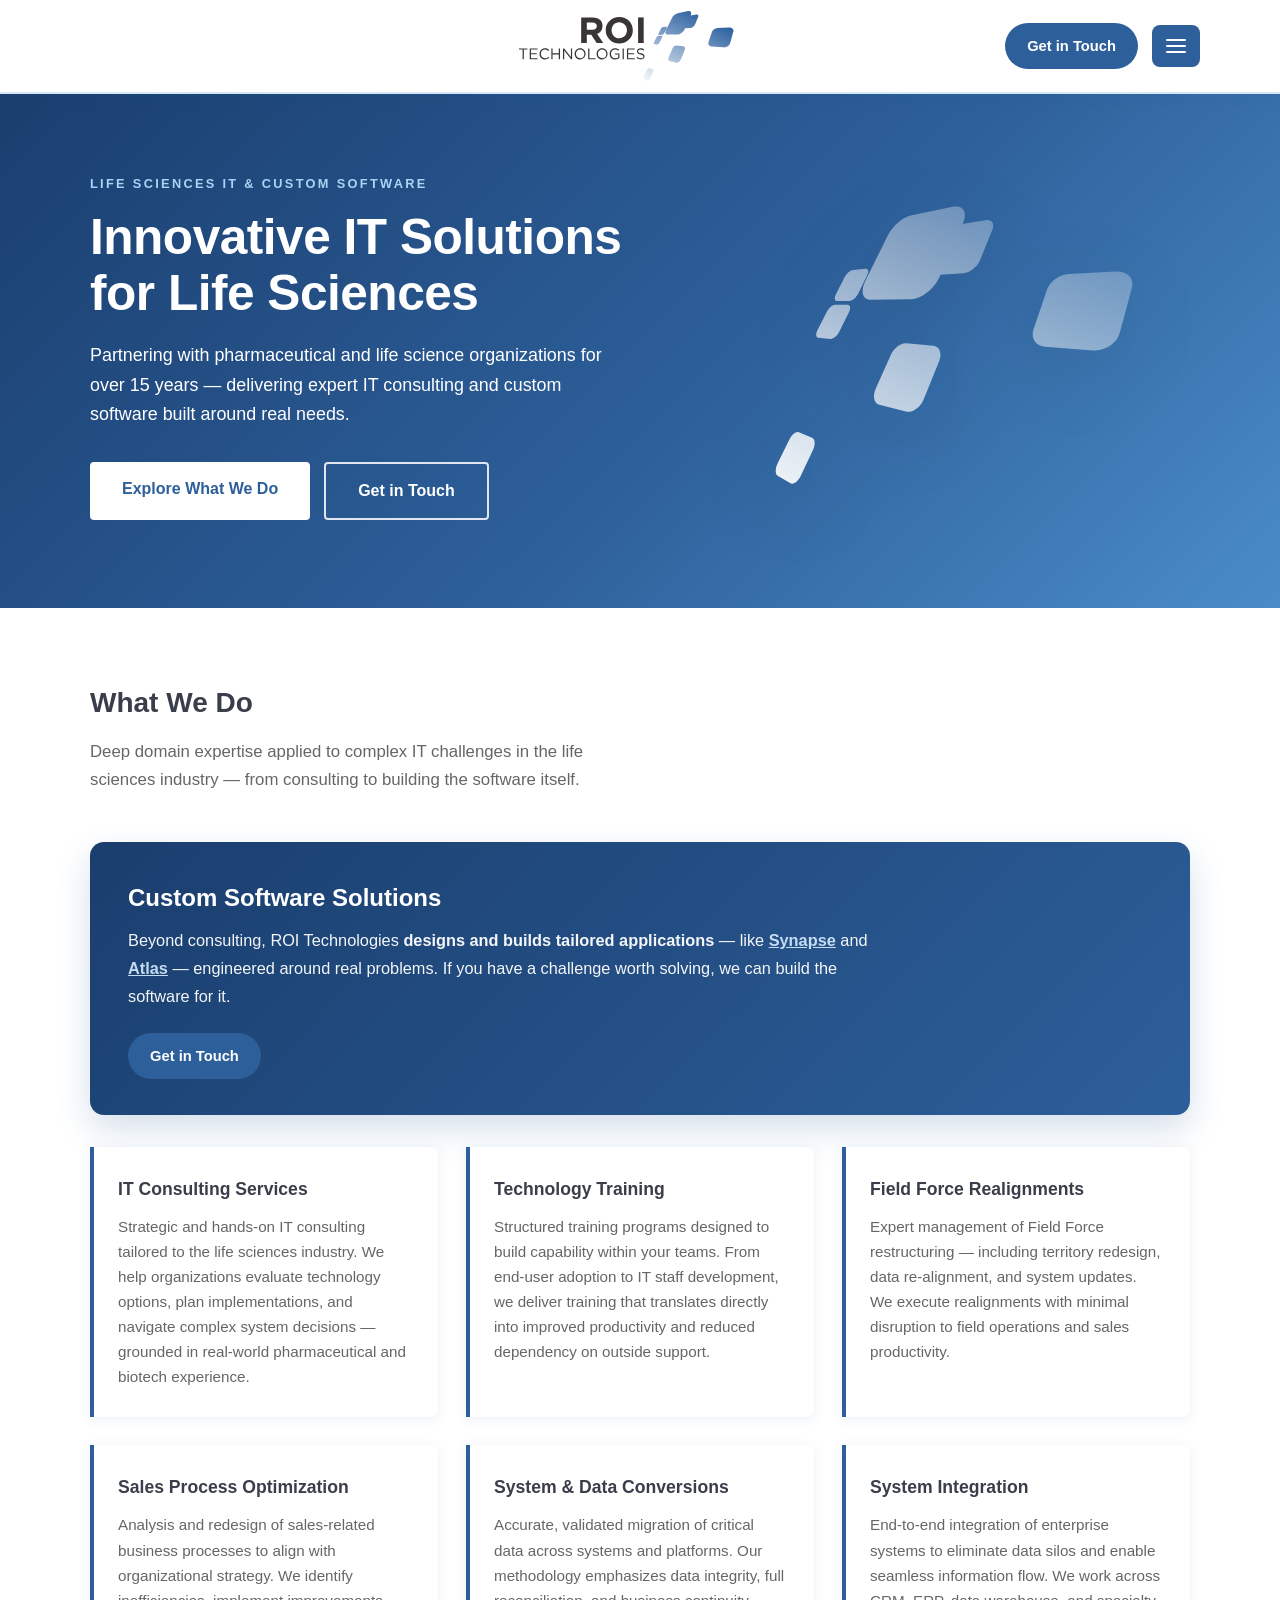
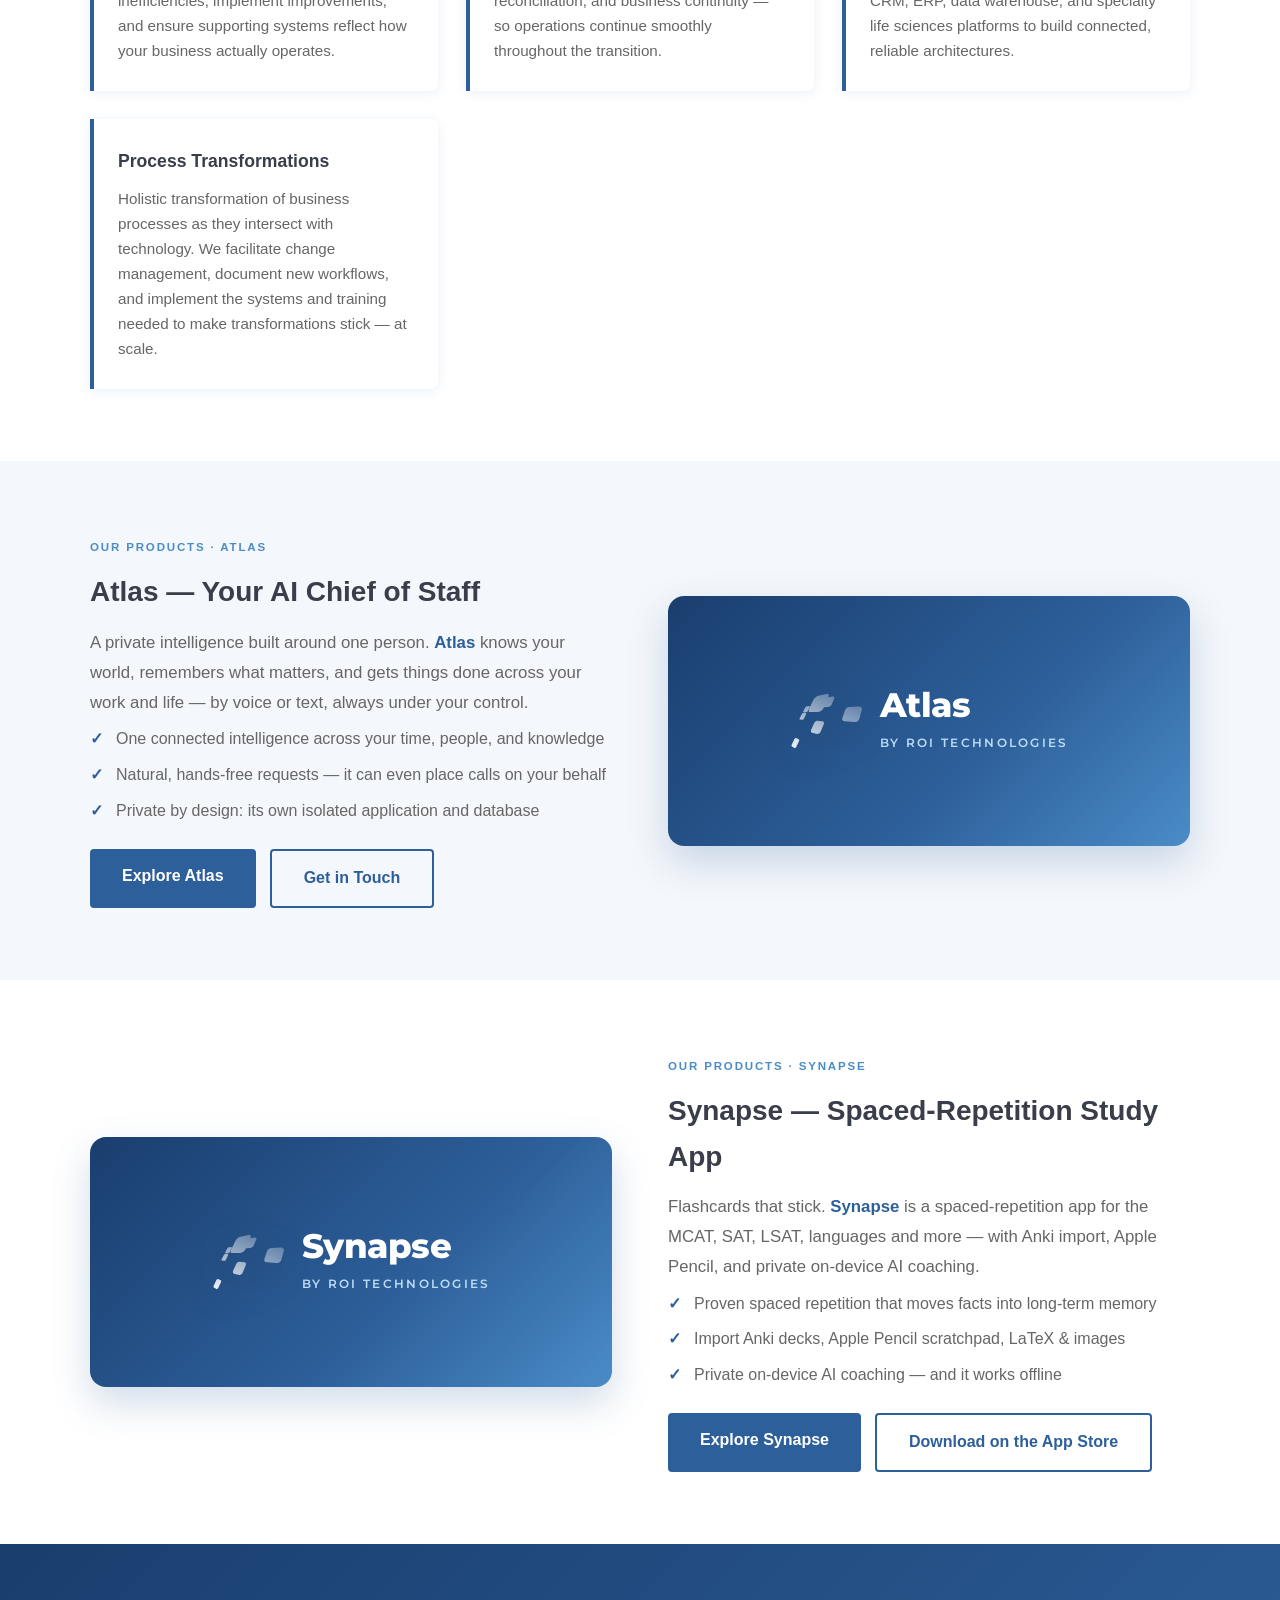
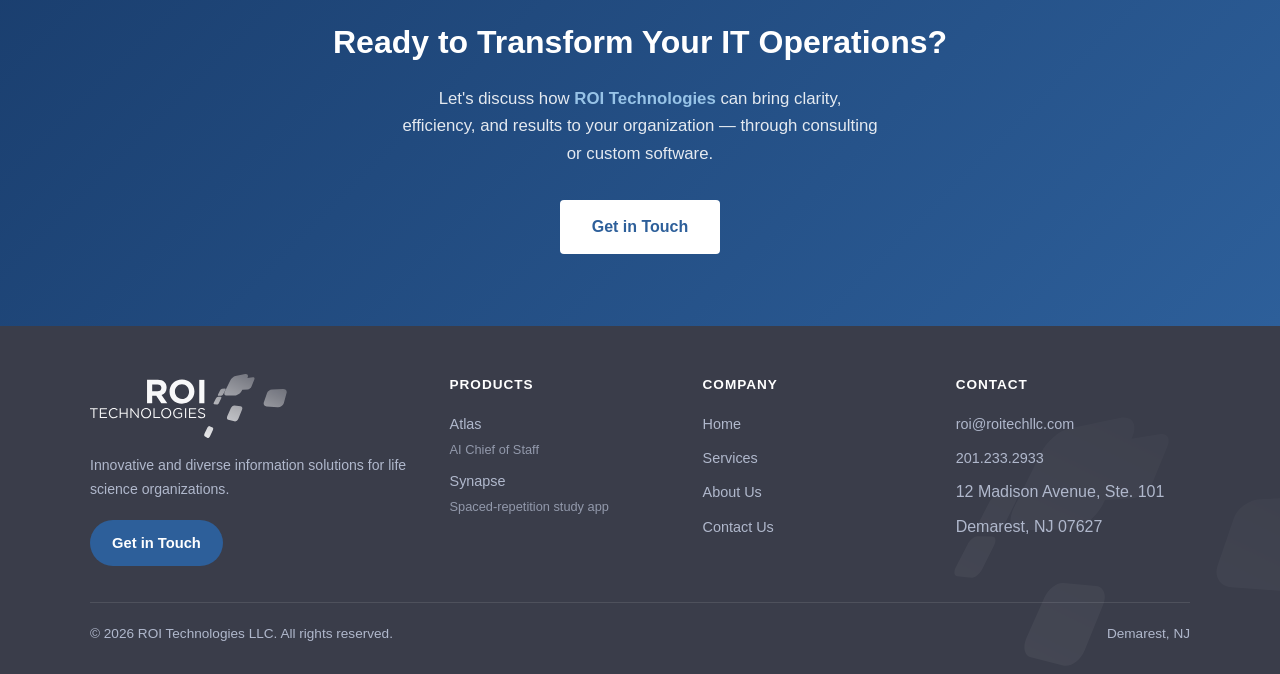
<file: index.html>
<!DOCTYPE html>
<html lang="en">
<head>
  <meta charset="UTF-8" />
  <meta name="viewport" content="width=device-width, initial-scale=1.0" />
  <title>ROI Technologies — IT Consulting &amp; Custom Software for Life Sciences</title>
  <meta name="description" content="ROI Technologies is an IT consulting and custom software firm for life science organizations. 15+ years delivering system integrations, data conversions, process transformations, and custom applications like Synapse and Atlas." />
  <link rel="preconnect" href="https://fonts.googleapis.com" />
  <link rel="preconnect" href="https://fonts.gstatic.com" crossorigin />
  <link href="https://fonts.googleapis.com/css2?family=Montserrat:wght@600;800&display=swap" rel="stylesheet" />
  <link rel="stylesheet" href="css/styles.css" />
  <link rel="icon" href="favicon.ico" sizes="any" />
  <link rel="icon" href="favicon.svg" type="image/svg+xml" />
  <link rel="apple-touch-icon" href="apple-touch-icon.png" />
</head>
<body>

  <!-- HEADER (Option B: centered logo + CTA + menu) -->
  <header class="site-header">
    <div class="header-bar">
      <span class="header-spacer" aria-hidden="true"></span>
      <a class="header-logo" href="index.html#home" aria-label="ROI Technologies — home">
        <img src="images/roi-logo.svg" alt="ROI Technologies" />
      </a>
      <div class="header-actions">
        <a class="cta" href="contact.html">Get in Touch</a>
        <button class="hmb" id="menu-toggle" aria-label="Open menu" aria-controls="nav-menu" aria-expanded="false">
          <span></span><span></span><span></span>
        </button>
      </div>
    </div>
    <nav class="nav-menu" id="nav-menu" aria-label="Primary">
      <a href="index.html#home">Home</a>
      <a href="index.html#services">Services</a>
      <a href="index.html#atlas">Atlas</a>
      <a href="index.html#synapse">Synapse</a>
      <a href="about.html">About Us</a>
      <a class="menu-cta" href="contact.html">Get in Touch</a>
    </nav>
  </header>

  <!-- HERO -->
  <section class="hero" id="home">
    <div class="hero-inner">
      <div class="hero-copy">
        <span class="hero-eyebrow">Life Sciences IT &amp; Custom Software</span>
        <h1>Innovative IT Solutions<br>for Life Sciences</h1>
        <p>Partnering with pharmaceutical and life science organizations for over 15 years — delivering expert IT consulting and custom software built around real needs.</p>
        <div class="hero-actions">
          <a href="#services" class="btn btn-primary">Explore What We Do</a>
          <a href="contact.html" class="btn btn-hero-outline">Get in Touch</a>
        </div>
      </div>
      <div class="hero-art" aria-hidden="true">
        <img src="images/roi-squares-white.svg" alt="" />
      </div>
    </div>
  </section>

  <!-- SERVICES -->
  <section id="services">
    <div class="section-inner">
      <h2 class="section-title">What We Do</h2>
      <p class="section-subtitle">Deep domain expertise applied to complex IT challenges in the life sciences industry — from consulting to building the software itself.</p>

      <!-- Custom Solutions feature -->
      <div class="feature-tile">
        <h3>Custom Software Solutions</h3>
        <p>Beyond consulting, ROI Technologies <strong>designs and builds tailored applications</strong> — like <a href="#synapse">Synapse</a> and <a href="#atlas">Atlas</a> — engineered around real problems. If you have a challenge worth solving, we can build the software for it.</p>
        <a href="contact.html" class="cta">Get in Touch</a>
      </div>

      <div class="services-grid">
        <div class="service-item">
          <h3>IT Consulting Services</h3>
          <p>Strategic and hands-on IT consulting tailored to the life sciences industry. We help organizations evaluate technology options, plan implementations, and navigate complex system decisions — grounded in real-world pharmaceutical and biotech experience.</p>
        </div>
        <div class="service-item">
          <h3>Technology Training</h3>
          <p>Structured training programs designed to build capability within your teams. From end-user adoption to IT staff development, we deliver training that translates directly into improved productivity and reduced dependency on outside support.</p>
        </div>
        <div class="service-item">
          <h3>Field Force Realignments</h3>
          <p>Expert management of Field Force restructuring — including territory redesign, data re-alignment, and system updates. We execute realignments with minimal disruption to field operations and sales productivity.</p>
        </div>
        <div class="service-item">
          <h3>Sales Process Optimization</h3>
          <p>Analysis and redesign of sales-related business processes to align with organizational strategy. We identify inefficiencies, implement improvements, and ensure supporting systems reflect how your business actually operates.</p>
        </div>
        <div class="service-item">
          <h3>System &amp; Data Conversions</h3>
          <p>Accurate, validated migration of critical data across systems and platforms. Our methodology emphasizes data integrity, full reconciliation, and business continuity — so operations continue smoothly throughout the transition.</p>
        </div>
        <div class="service-item">
          <h3>System Integration</h3>
          <p>End-to-end integration of enterprise systems to eliminate data silos and enable seamless information flow. We work across CRM, ERP, data warehouse, and specialty life sciences platforms to build connected, reliable architectures.</p>
        </div>
        <div class="service-item">
          <h3>Process Transformations</h3>
          <p>Holistic transformation of business processes as they intersect with technology. We facilitate change management, document new workflows, and implement the systems and training needed to make transformations stick — at scale.</p>
        </div>
      </div>
    </div>
  </section>

  <!-- ATLAS -->
  <section id="atlas" class="bg-light">
    <div class="section-inner">
      <div class="two-col">
        <div>
          <span class="product-kicker">Our Products · Atlas</span>
          <h2 class="section-title">Atlas — Your AI Chief of Staff</h2>
          <p style="color: var(--text-light); font-size: 1.05rem; line-height: 1.8; margin-bottom: 8px;">
            A private intelligence built around one person. <span class="brand">Atlas</span> knows your world, remembers what matters, and gets things done across your work and life — by voice or text, always under your control.
          </p>
          <ul class="product-points">
            <li>One connected intelligence across your time, people, and knowledge</li>
            <li>Natural, hands-free requests — it can even place calls on your behalf</li>
            <li>Private by design: its own isolated application and database</li>
          </ul>
          <div class="hero-actions">
            <a href="atlas.html" class="btn btn-primary" style="background: var(--blue-dark); color: #fff;">Explore Atlas</a>
            <a href="contact.html" class="btn btn-outline">Get in Touch</a>
          </div>
        </div>
        <div class="product-card">
          <div class="product-lockup">
            <img class="product-mark" src="images/roi-squares-white.svg" alt="" aria-hidden="true" />
            <div class="product-id">
              <span class="product-name">Atlas</span>
              <span class="product-by">by ROI Technologies</span>
            </div>
          </div>
        </div>
      </div>
    </div>
  </section>

  <!-- SYNAPSE -->
  <section id="synapse">
    <div class="section-inner">
      <div class="two-col reverse">
        <div>
          <span class="product-kicker">Our Products · Synapse</span>
          <h2 class="section-title">Synapse — Spaced-Repetition Study App</h2>
          <p style="color: var(--text-light); font-size: 1.05rem; line-height: 1.8; margin-bottom: 8px;">
            Flashcards that stick. <span class="brand">Synapse</span> is a spaced-repetition app for the MCAT, SAT, LSAT, languages and more — with Anki import, Apple Pencil, and private on-device AI coaching.
          </p>
          <ul class="product-points">
            <li>Proven spaced repetition that moves facts into long-term memory</li>
            <li>Import Anki decks, Apple Pencil scratchpad, LaTeX &amp; images</li>
            <li>Private on-device AI coaching — and it works offline</li>
          </ul>
          <div class="hero-actions">
            <a href="synapse.html" class="btn btn-primary" style="background: var(--blue-dark); color: #fff;">Explore Synapse</a>
            <a href="https://apps.apple.com/app/id6780468536" target="_blank" rel="noopener" class="btn btn-outline">Download on the App Store</a>
          </div>
        </div>
        <div class="product-card">
          <div class="product-lockup">
            <img class="product-mark" src="images/roi-squares-white.svg" alt="" aria-hidden="true" />
            <div class="product-id">
              <span class="product-name">Synapse</span>
              <span class="product-by">by ROI Technologies</span>
            </div>
          </div>
        </div>
      </div>
    </div>
  </section>

  <!-- CTA BAND -->
  <section class="cta-band">
    <h2>Ready to Transform Your IT Operations?</h2>
    <p>Let's discuss how <span class="brand">ROI Technologies</span> can bring clarity, efficiency, and results to your organization — through consulting or custom software.</p>
    <a href="contact.html" class="btn btn-white">Get in Touch</a>
  </section>

  <!-- FOOTER -->
  <footer>
    <div class="footer-inner">
      <div class="footer-brand">
        <div class="footer-logo-wrap">
          <img src="images/roi-logo-white.svg" alt="ROI Technologies" />
        </div>
        <p>Innovative and diverse information solutions for life science organizations.</p>
        <a class="cta footer-cta" href="contact.html">Get in Touch</a>
      </div>
      <div class="footer-col">
        <h4>Products</h4>
        <ul>
          <li><a href="atlas.html">Atlas<span class="fsub">AI Chief of Staff</span></a></li>
          <li><a href="synapse.html">Synapse<span class="fsub">Spaced-repetition study app</span></a></li>
        </ul>
      </div>
      <div class="footer-col">
        <h4>Company</h4>
        <ul>
          <li><a href="index.html#home">Home</a></li>
          <li><a href="index.html#services">Services</a></li>
          <li><a href="about.html">About Us</a></li>
          <li><a href="contact.html">Contact Us</a></li>
        </ul>
      </div>
      <div class="footer-col">
        <h4>Contact</h4>
        <ul>
          <li><a href="mailto:roi@roitechllc.com">roi@roitechllc.com</a></li>
          <li><a href="tel:+12012332933">201.233.2933</a></li>
          <li>12 Madison Avenue, Ste. 101</li>
          <li>Demarest, NJ 07627</li>
        </ul>
      </div>
    </div>
    <div class="footer-bottom">
      <span>&copy; 2026 ROI Technologies LLC. All rights reserved.</span>
      <span>Demarest, NJ</span>
    </div>
  </footer>

  <script src="js/site.js"></script>
</body>
</html>
</file>
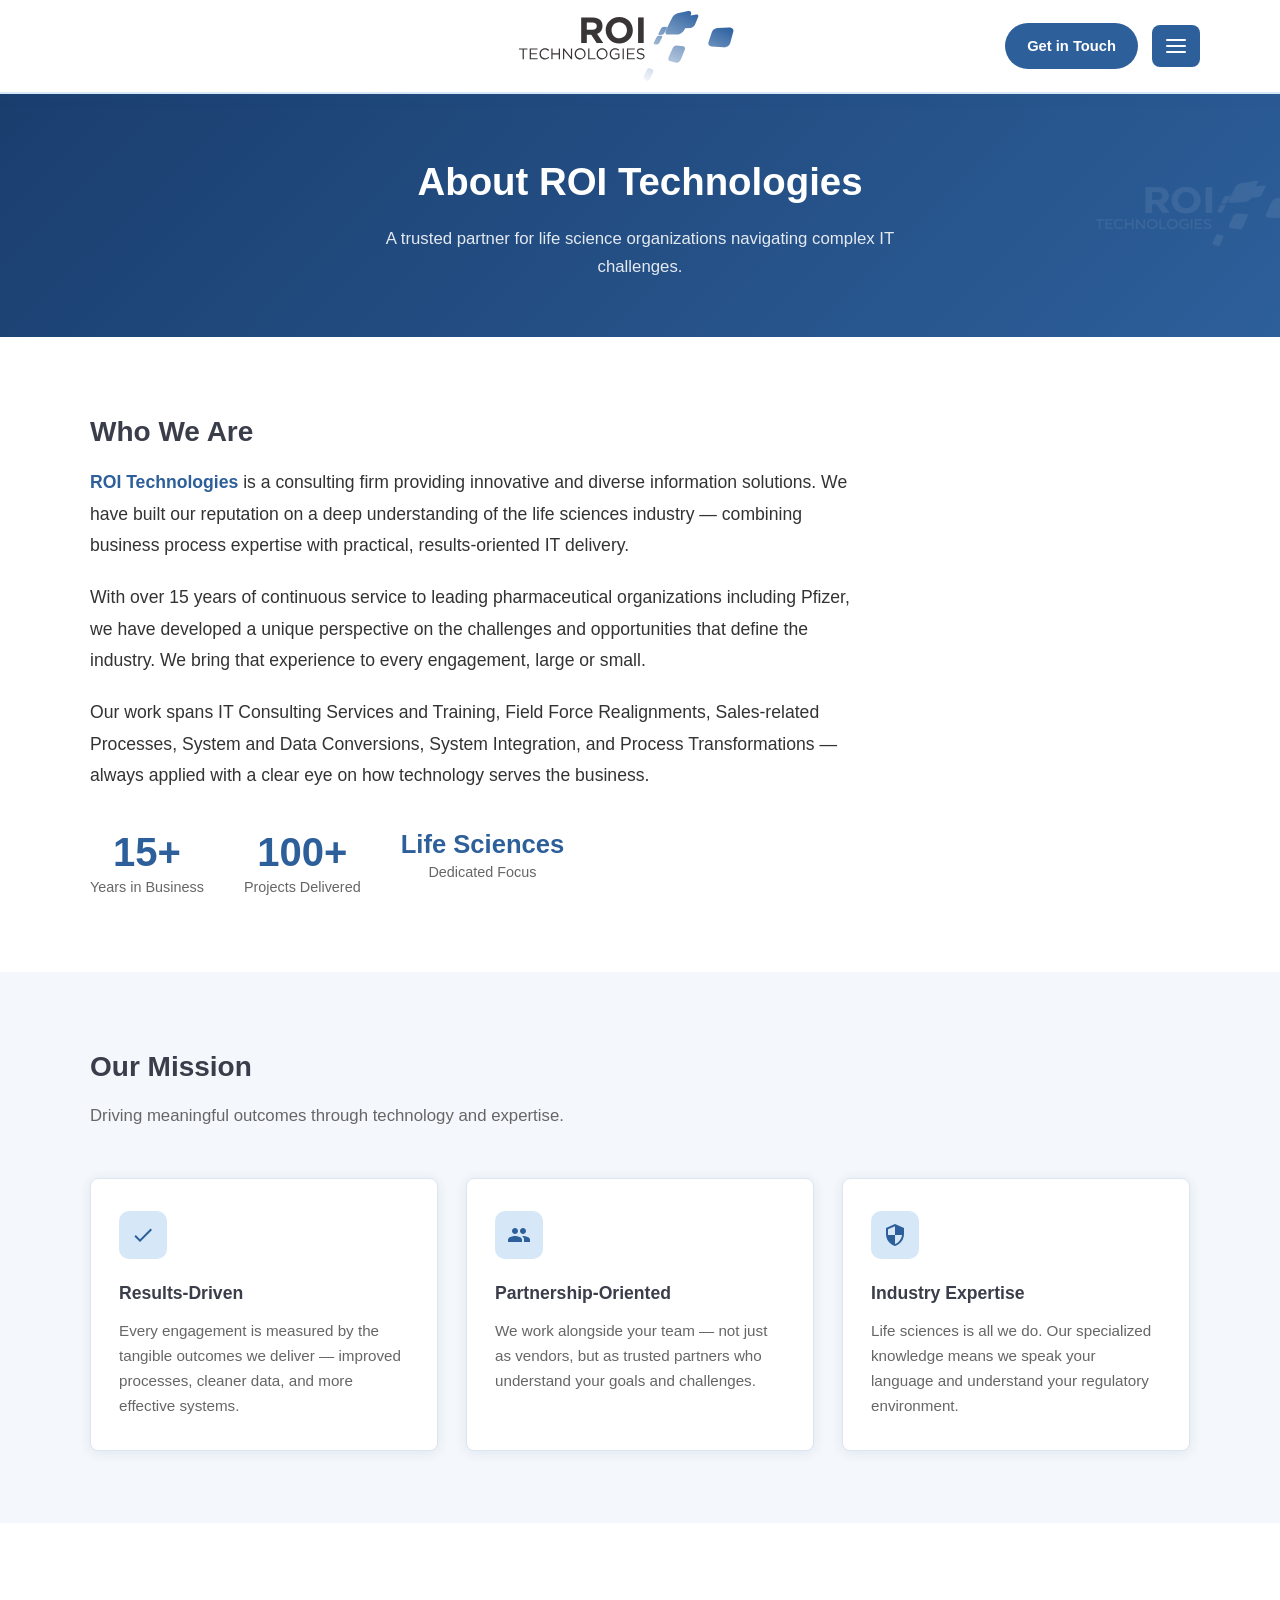
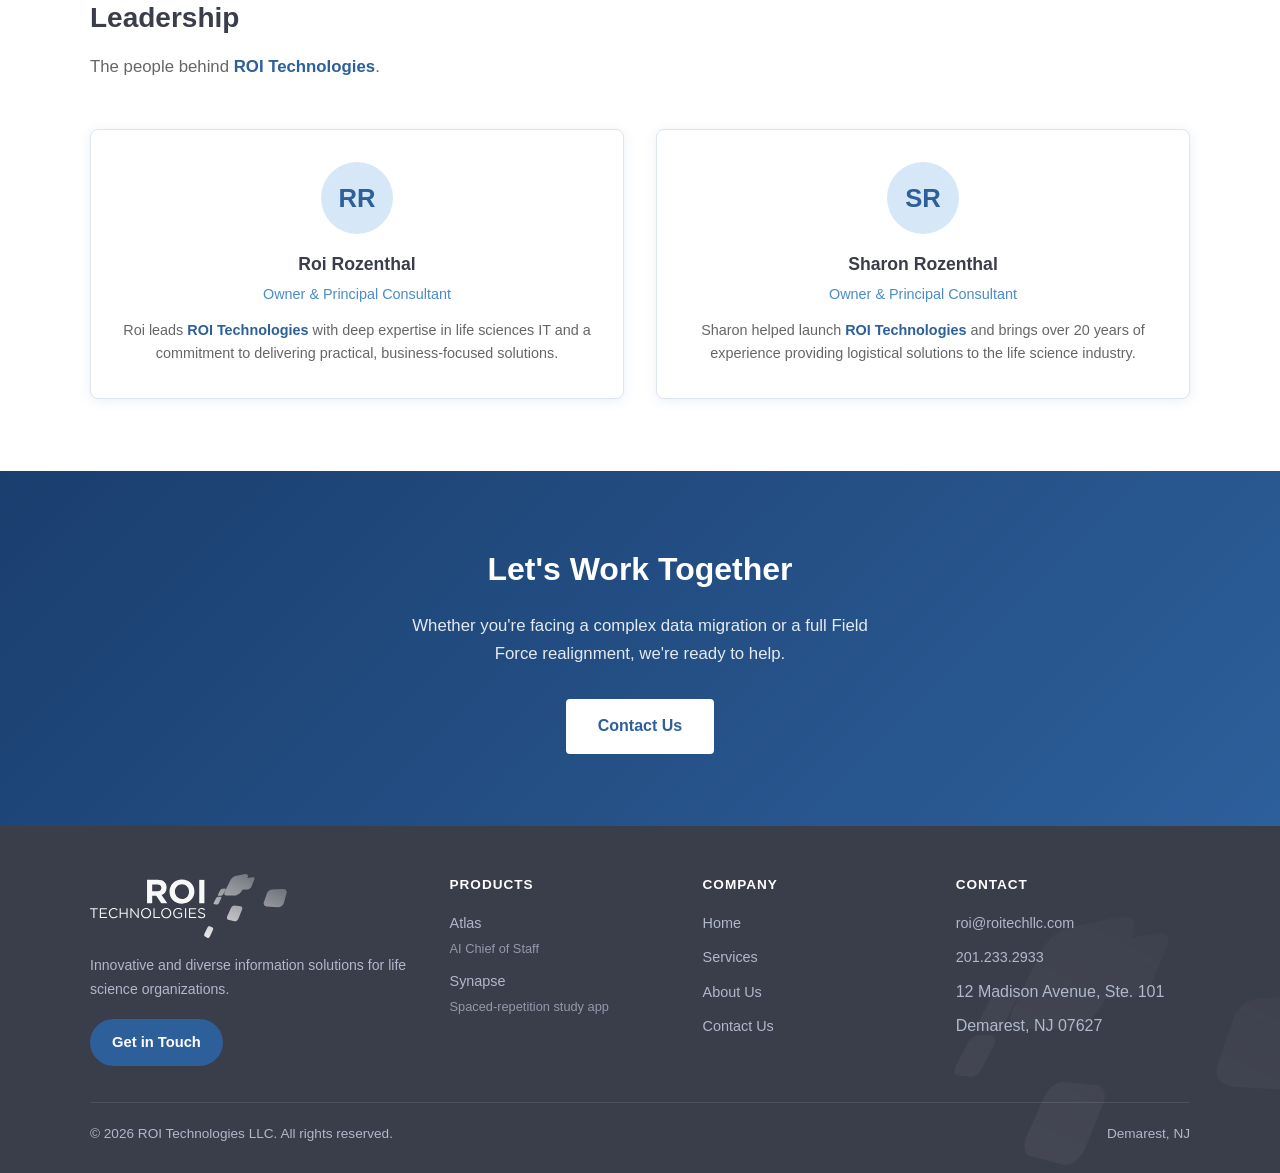
<file: about.html>
<!DOCTYPE html>
<html lang="en">
<head>
  <meta charset="UTF-8" />
  <meta name="viewport" content="width=device-width, initial-scale=1.0" />
  <title>About Us — ROI Technologies</title>
  <meta name="description" content="Learn about ROI Technologies — our history, mission, and the team behind 15+ years of life science IT consulting excellence." />
  <link rel="stylesheet" href="css/styles.css" />
  <link rel="icon" href="favicon.ico" sizes="any" />
  <link rel="icon" href="favicon.svg" type="image/svg+xml" />
  <link rel="apple-touch-icon" href="apple-touch-icon.png" />
</head>
<body>

  <!-- HEADER (Option B: centered logo + CTA + menu) -->
  <header class="site-header">
    <div class="header-bar">
      <span class="header-spacer" aria-hidden="true"></span>
      <a class="header-logo" href="index.html#home" aria-label="ROI Technologies — home">
        <img src="images/roi-logo.svg" alt="ROI Technologies" />
      </a>
      <div class="header-actions">
        <a class="cta" href="contact.html">Get in Touch</a>
        <button class="hmb" id="menu-toggle" aria-label="Open menu" aria-controls="nav-menu" aria-expanded="false">
          <span></span><span></span><span></span>
        </button>
      </div>
    </div>
    <nav class="nav-menu" id="nav-menu" aria-label="Primary">
      <a href="index.html#home">Home</a>
      <a href="index.html#services">Services</a>
      <a href="index.html#atlas">Atlas</a>
      <a href="index.html#synapse">Synapse</a>
      <a href="about.html">About Us</a>
      <a class="menu-cta" href="contact.html">Get in Touch</a>
    </nav>
  </header>

  <!-- PAGE HEADER -->
  <div class="page-header">
    <h1>About ROI Technologies</h1>
    <p>A trusted partner for life science organizations navigating complex IT challenges.</p>
  </div>

  <!-- WHO WE ARE -->
  <section>
    <div class="section-inner">
      <h2 class="section-title">Who We Are</h2>
      <p class="about-intro">
        <span class="brand">ROI Technologies</span> is a consulting firm providing innovative and diverse information solutions. We have built our reputation on a deep understanding of the life sciences industry — combining business process expertise with practical, results-oriented IT delivery.
      </p>
      <p class="about-intro">
        With over 15 years of continuous service to leading pharmaceutical organizations including Pfizer, we have developed a unique perspective on the challenges and opportunities that define the industry. We bring that experience to every engagement, large or small.
      </p>
      <p class="about-intro">
        Our work spans IT Consulting Services and Training, Field Force Realignments, Sales-related Processes, System and Data Conversions, System Integration, and Process Transformations — always applied with a clear eye on how technology serves the business.
      </p>

      <div class="stat-row">
        <div class="stat">
          <div class="stat-number">15+</div>
          <div class="stat-label">Years in Business</div>
        </div>
        <div class="stat">
          <div class="stat-number">100+</div>
          <div class="stat-label">Projects Delivered</div>
        </div>
        <div class="stat">
          <div class="stat-number" style="font-size:1.6rem; white-space:nowrap;">Life Sciences</div>
          <div class="stat-label">Dedicated Focus</div>
        </div>
      </div>
    </div>
  </section>

  <!-- MISSION -->
  <section class="bg-light">
    <div class="section-inner">
      <h2 class="section-title">Our Mission</h2>
      <p class="section-subtitle">Driving meaningful outcomes through technology and expertise.</p>

      <div class="cards">
        <div class="card">
          <div class="card-icon">
            <svg viewBox="0 0 24 24" xmlns="http://www.w3.org/2000/svg">
              <path d="M9 16.17L4.83 12l-1.42 1.41L9 19 21 7l-1.41-1.41z"/>
            </svg>
          </div>
          <h3>Results-Driven</h3>
          <p>Every engagement is measured by the tangible outcomes we deliver — improved processes, cleaner data, and more effective systems.</p>
        </div>
        <div class="card">
          <div class="card-icon">
            <svg viewBox="0 0 24 24" xmlns="http://www.w3.org/2000/svg">
              <path d="M16 11c1.66 0 2.99-1.34 2.99-3S17.66 5 16 5c-1.66 0-3 1.34-3 3s1.34 3 3 3zm-8 0c1.66 0 2.99-1.34 2.99-3S9.66 5 8 5C6.34 5 5 6.34 5 8s1.34 3 3 3zm0 2c-2.33 0-7 1.17-7 3.5V19h14v-2.5c0-2.33-4.67-3.5-7-3.5zm8 0c-.29 0-.62.02-.97.05 1.16.84 1.97 1.97 1.97 3.45V19h6v-2.5c0-2.33-4.67-3.5-7-3.5z"/>
            </svg>
          </div>
          <h3>Partnership-Oriented</h3>
          <p>We work alongside your team — not just as vendors, but as trusted partners who understand your goals and challenges.</p>
        </div>
        <div class="card">
          <div class="card-icon">
            <svg viewBox="0 0 24 24" xmlns="http://www.w3.org/2000/svg">
              <path d="M12 1L3 5v6c0 5.55 3.84 10.74 9 12 5.16-1.26 9-6.45 9-12V5l-9-4zm0 10.99h7c-.53 4.12-3.28 7.79-7 8.94V12H5V6.3l7-3.11v8.8z"/>
            </svg>
          </div>
          <h3>Industry Expertise</h3>
          <p>Life sciences is all we do. Our specialized knowledge means we speak your language and understand your regulatory environment.</p>
        </div>
      </div>
    </div>
  </section>

  <!-- LEADERSHIP -->
  <section>
    <div class="section-inner">
      <h2 class="section-title">Leadership</h2>
      <p class="section-subtitle">The people behind <span class="brand">ROI Technologies</span>.</p>

      <div class="team-grid">
        <div class="team-card">
          <div class="team-avatar">RR</div>
          <h3>Roi Rozenthal</h3>
          <div class="role">Owner &amp; Principal Consultant</div>
          <p>
            <!-- Add a brief bio here — background, expertise, years in industry, etc. -->
            Roi leads <span class="brand">ROI Technologies</span> with deep expertise in life sciences IT and a commitment to delivering practical, business-focused solutions.
          </p>
        </div>
        <div class="team-card">
          <div class="team-avatar">SR</div>
          <h3>Sharon Rozenthal</h3>
          <div class="role">Owner &amp; Principal Consultant</div>
          <p>
            Sharon helped launch <span class="brand">ROI Technologies</span> and brings over 20 years of experience providing logistical solutions to the life science industry.
          </p>
        </div>
        <!-- Add additional team members here -->
      </div>
    </div>
  </section>

  <!-- CTA BAND -->
  <section class="cta-band">
    <h2>Let's Work Together</h2>
    <p>Whether you're facing a complex data migration or a full Field Force realignment, we're ready to help.</p>
    <a href="contact.html" class="btn btn-white">Contact Us</a>
  </section>

  <!-- FOOTER -->
  <footer>
    <div class="footer-inner">
      <div class="footer-brand">
        <div class="footer-logo-wrap">
          <img src="images/roi-logo-white.svg" alt="ROI Technologies" />
        </div>
        <p>Innovative and diverse information solutions for life science organizations.</p>
        <a class="cta footer-cta" href="contact.html">Get in Touch</a>
      </div>
      <div class="footer-col">
        <h4>Products</h4>
        <ul>
          <li><a href="atlas.html">Atlas<span class="fsub">AI Chief of Staff</span></a></li>
          <li><a href="synapse.html">Synapse<span class="fsub">Spaced-repetition study app</span></a></li>
        </ul>
      </div>
      <div class="footer-col">
        <h4>Company</h4>
        <ul>
          <li><a href="index.html#home">Home</a></li>
          <li><a href="index.html#services">Services</a></li>
          <li><a href="about.html">About Us</a></li>
          <li><a href="contact.html">Contact Us</a></li>
        </ul>
      </div>
      <div class="footer-col">
        <h4>Contact</h4>
        <ul>
          <li><a href="mailto:roi@roitechllc.com">roi@roitechllc.com</a></li>
          <li><a href="tel:+12012332933">201.233.2933</a></li>
          <li>12 Madison Avenue, Ste. 101</li>
          <li>Demarest, NJ 07627</li>
        </ul>
      </div>
    </div>
    <div class="footer-bottom">
      <span>&copy; 2026 ROI Technologies LLC. All rights reserved.</span>
      <span>Demarest, NJ</span>
    </div>
  </footer>

  <script src="js/site.js"></script>
</body>
</html>
</file>
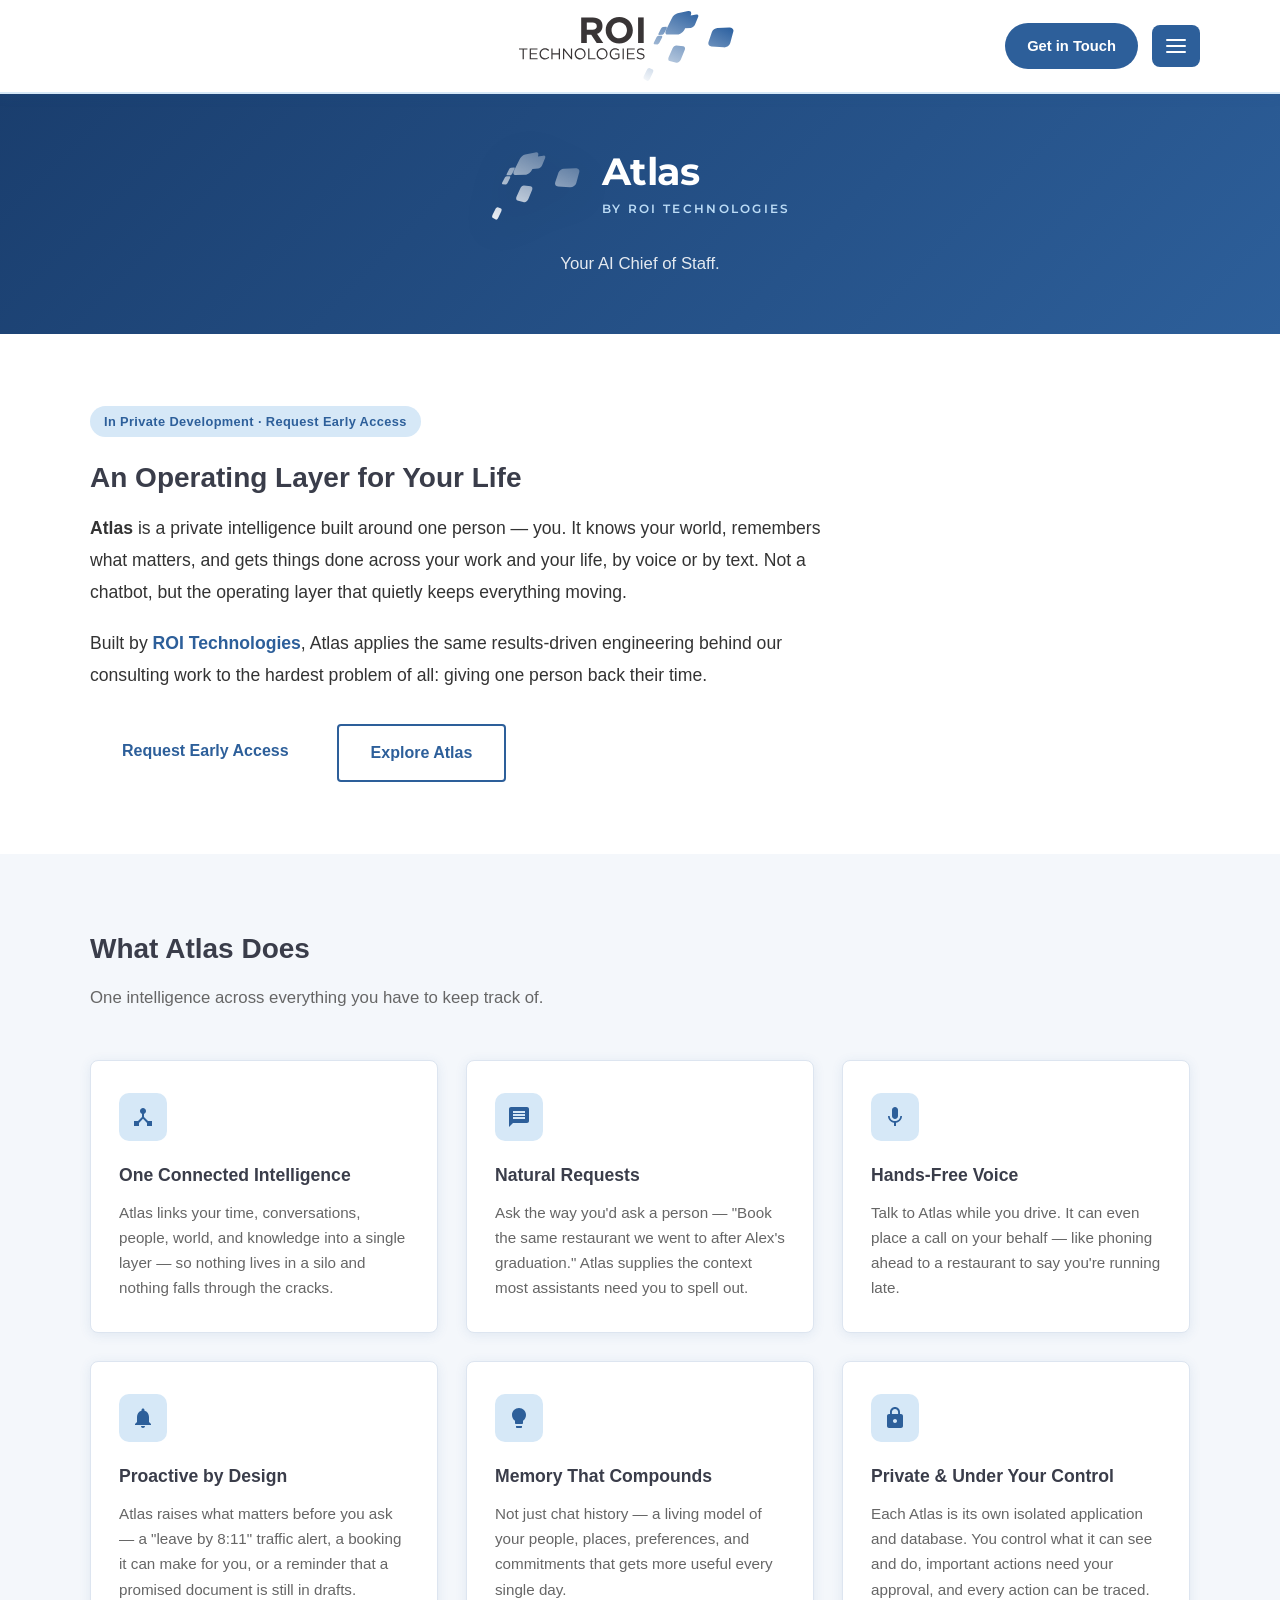
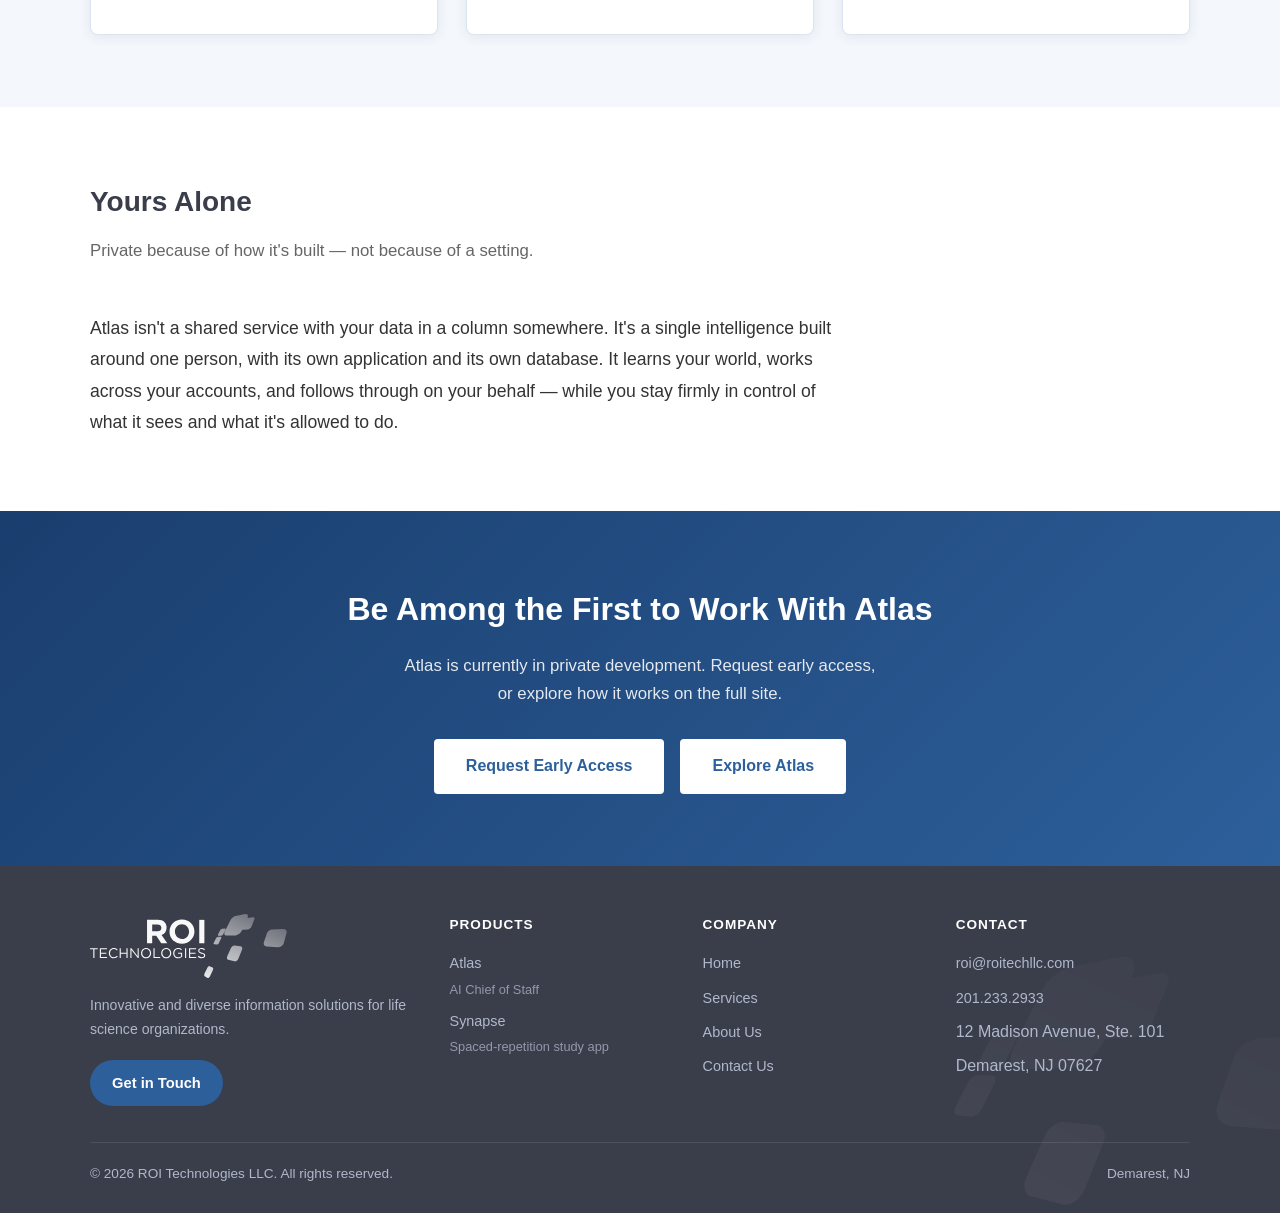
<file: atlas.html>
<!DOCTYPE html>
<html lang="en">
<head>
  <meta charset="UTF-8" />
  <meta name="viewport" content="width=device-width, initial-scale=1.0" />
  <title>Atlas — Your AI Chief of Staff, by ROI Technologies</title>
  <meta name="description" content="Atlas is a private AI Chief of Staff by ROI Technologies — it knows your world, remembers what matters, and gets things done across your work and life, by voice or text and always under your control. Currently in private development." />
  <link rel="preconnect" href="https://fonts.googleapis.com" />
  <link rel="preconnect" href="https://fonts.gstatic.com" crossorigin />
  <link href="https://fonts.googleapis.com/css2?family=Montserrat:wght@600;800&display=swap" rel="stylesheet" />
  <link rel="stylesheet" href="css/styles.css" />
</head>
<body>

  <!-- HEADER (Option B: centered logo + CTA + menu) -->
  <header class="site-header">
    <div class="header-bar">
      <span class="header-spacer" aria-hidden="true"></span>
      <a class="header-logo" href="index.html#home" aria-label="ROI Technologies — home">
        <img src="images/roi-logo.svg" alt="ROI Technologies" />
      </a>
      <div class="header-actions">
        <a class="cta" href="contact.html">Get in Touch</a>
        <button class="hmb" id="menu-toggle" aria-label="Open menu" aria-controls="nav-menu" aria-expanded="false">
          <span></span><span></span><span></span>
        </button>
      </div>
    </div>
    <nav class="nav-menu" id="nav-menu" aria-label="Primary">
      <a href="index.html#home">Home</a>
      <a href="index.html#services">Services</a>
      <a href="index.html#atlas">Atlas</a>
      <a href="index.html#synapse">Synapse</a>
      <a href="about.html">About Us</a>
      <a class="menu-cta" href="contact.html">Get in Touch</a>
    </nav>
  </header>

  <!-- PAGE HEADER -->
  <div class="page-header product-header">
    <div class="product-lockup">
      <img class="product-mark" src="images/roi-squares-white.svg" alt="" aria-hidden="true" />
      <div class="product-id">
        <h1 class="product-name">Atlas</h1>
        <span class="product-by">by ROI Technologies</span>
      </div>
    </div>
    <p>Your AI Chief of Staff.</p>
  </div>

  <!-- OVERVIEW -->
  <section>
    <div class="section-inner">
      <span style="display:inline-block; background:var(--blue-light); color:var(--blue-dark); font-size:0.8rem; font-weight:700; padding:5px 14px; border-radius:999px; letter-spacing:0.03em; margin-bottom:18px;">In Private Development · Request Early Access</span>
      <h2 class="section-title">An Operating Layer for Your Life</h2>
      <p class="about-intro">
        <strong>Atlas</strong> is a private intelligence built around one person — you. It knows your world, remembers what matters, and gets things done across your work and your life, by voice or by text. Not a chatbot, but the operating layer that quietly keeps everything moving.
      </p>
      <p class="about-intro">
        Built by <span class="brand">ROI Technologies</span>, Atlas applies the same results-driven engineering behind our consulting work to the hardest problem of all: giving one person back their time.
      </p>

      <div style="display:flex; gap:16px; flex-wrap:wrap; margin-top:32px;">
        <a href="https://atlas.roitechllc.com/request.html" target="_blank" rel="noopener" class="btn btn-primary">Request Early Access</a>
        <a href="https://atlas.roitechllc.com" target="_blank" rel="noopener" class="btn btn-outline">Explore Atlas</a>
      </div>
    </div>
  </section>

  <!-- FEATURES -->
  <section class="bg-light">
    <div class="section-inner">
      <h2 class="section-title">What Atlas Does</h2>
      <p class="section-subtitle">One intelligence across everything you have to keep track of.</p>

      <div class="cards">
        <div class="card">
          <div class="card-icon">
            <svg viewBox="0 0 24 24" xmlns="http://www.w3.org/2000/svg">
              <path d="M17 16l-4-4V8.82C14.16 8.4 15 7.3 15 6c0-1.66-1.34-3-3-3S9 4.34 9 6c0 1.3.84 2.4 2 2.82V12l-4 4H3v5h5v-3.05l4-4.2 4 4.2V21h5v-5h-4z"/>
            </svg>
          </div>
          <h3>One Connected Intelligence</h3>
          <p>Atlas links your time, conversations, people, world, and knowledge into a single layer — so nothing lives in a silo and nothing falls through the cracks.</p>
        </div>

        <div class="card">
          <div class="card-icon">
            <svg viewBox="0 0 24 24" xmlns="http://www.w3.org/2000/svg">
              <path d="M20 2H4c-1.1 0-2 .9-2 2v18l4-4h14c1.1 0 2-.9 2-2V4c0-1.1-.9-2-2-2zm-2 12H6v-2h12v2zm0-3H6V9h12v2zm0-3H6V6h12v2z"/>
            </svg>
          </div>
          <h3>Natural Requests</h3>
          <p>Ask the way you'd ask a person — "Book the same restaurant we went to after Alex's graduation." Atlas supplies the context most assistants need you to spell out.</p>
        </div>

        <div class="card">
          <div class="card-icon">
            <svg viewBox="0 0 24 24" xmlns="http://www.w3.org/2000/svg">
              <path d="M12 14c1.66 0 2.99-1.34 2.99-3L15 5c0-1.66-1.34-3-3-3S9 3.34 9 5v6c0 1.66 1.34 3 3 3zm5.3-3c0 3-2.54 5.1-5.3 5.1S6.7 14 6.7 11H5c0 3.41 2.72 6.23 6 6.72V21h2v-3.28c3.28-.48 6-3.3 6-6.72h-1.7z"/>
            </svg>
          </div>
          <h3>Hands-Free Voice</h3>
          <p>Talk to Atlas while you drive. It can even place a call on your behalf — like phoning ahead to a restaurant to say you're running late.</p>
        </div>

        <div class="card">
          <div class="card-icon">
            <svg viewBox="0 0 24 24" xmlns="http://www.w3.org/2000/svg">
              <path d="M12 22c1.1 0 2-.9 2-2h-4c0 1.1.89 2 2 2zm6-6v-5c0-3.07-1.63-5.64-4.5-6.32V4c0-.83-.67-1.5-1.5-1.5s-1.5.67-1.5 1.5v.68C7.64 5.36 6 7.92 6 11v5l-2 2v1h16v-1l-2-2z"/>
            </svg>
          </div>
          <h3>Proactive by Design</h3>
          <p>Atlas raises what matters before you ask — a "leave by 8:11" traffic alert, a booking it can make for you, or a reminder that a promised document is still in drafts.</p>
        </div>

        <div class="card">
          <div class="card-icon">
            <svg viewBox="0 0 24 24" xmlns="http://www.w3.org/2000/svg">
              <path d="M9 21c0 .55.45 1 1 1h4c.55 0 1-.45 1-1v-1H9v1zm3-19C8.14 2 5 5.14 5 9c0 2.38 1.19 4.47 3 5.74V17c0 .55.45 1 1 1h6c.55 0 1-.45 1-1v-2.26c1.81-1.27 3-3.36 3-5.74 0-3.86-3.14-7-7-7z"/>
            </svg>
          </div>
          <h3>Memory That Compounds</h3>
          <p>Not just chat history — a living model of your people, places, preferences, and commitments that gets more useful every single day.</p>
        </div>

        <div class="card">
          <div class="card-icon">
            <svg viewBox="0 0 24 24" xmlns="http://www.w3.org/2000/svg">
              <path d="M18 8h-1V6c0-2.76-2.24-5-5-5S7 3.24 7 6v2H6c-1.1 0-2 .9-2 2v10c0 1.1.9 2 2 2h12c1.1 0 2-.9 2-2V10c0-1.1-.9-2-2-2zm-6 9c-1.1 0-2-.9-2-2s.9-2 2-2 2 .9 2 2-.9 2-2 2zm3.1-9H8.9V6c0-1.71 1.39-3.1 3.1-3.1 1.71 0 3.1 1.39 3.1 3.1v2z"/>
            </svg>
          </div>
          <h3>Private &amp; Under Your Control</h3>
          <p>Each Atlas is its own isolated application and database. You control what it can see and do, important actions need your approval, and every action can be traced.</p>
        </div>
      </div>
    </div>
  </section>

  <!-- WHO IT'S FOR -->
  <section>
    <div class="section-inner">
      <h2 class="section-title">Yours Alone</h2>
      <p class="section-subtitle">Private because of how it's built — not because of a setting.</p>
      <p class="about-intro">
        Atlas isn't a shared service with your data in a column somewhere. It's a single intelligence built around one person, with its own application and its own database. It learns your world, works across your accounts, and follows through on your behalf — while you stay firmly in control of what it sees and what it's allowed to do.
      </p>
    </div>
  </section>

  <!-- CTA BAND -->
  <section class="cta-band">
    <h2>Be Among the First to Work With Atlas</h2>
    <p>Atlas is currently in private development. Request early access, or explore how it works on the full site.</p>
    <div style="display:flex; gap:16px; flex-wrap:wrap; justify-content:center;">
      <a href="https://atlas.roitechllc.com/request.html" target="_blank" rel="noopener" class="btn btn-white">Request Early Access</a>
      <a href="https://atlas.roitechllc.com" target="_blank" rel="noopener" class="btn btn-white">Explore Atlas</a>
    </div>
  </section>

  <!-- FOOTER -->
  <footer>
    <div class="footer-inner">
      <div class="footer-brand">
        <div class="footer-logo-wrap">
          <img src="images/roi-logo-white.svg" alt="ROI Technologies" />
        </div>
        <p>Innovative and diverse information solutions for life science organizations.</p>
        <a class="cta footer-cta" href="contact.html">Get in Touch</a>
      </div>
      <div class="footer-col">
        <h4>Products</h4>
        <ul>
          <li><a href="atlas.html">Atlas<span class="fsub">AI Chief of Staff</span></a></li>
          <li><a href="synapse.html">Synapse<span class="fsub">Spaced-repetition study app</span></a></li>
        </ul>
      </div>
      <div class="footer-col">
        <h4>Company</h4>
        <ul>
          <li><a href="index.html#home">Home</a></li>
          <li><a href="index.html#services">Services</a></li>
          <li><a href="about.html">About Us</a></li>
          <li><a href="contact.html">Contact Us</a></li>
        </ul>
      </div>
      <div class="footer-col">
        <h4>Contact</h4>
        <ul>
          <li><a href="mailto:roi@roitechllc.com">roi@roitechllc.com</a></li>
          <li><a href="tel:+12012332933">201.233.2933</a></li>
          <li>12 Madison Avenue, Ste. 101</li>
          <li>Demarest, NJ 07627</li>
        </ul>
      </div>
    </div>
    <div class="footer-bottom">
      <span>&copy; 2026 ROI Technologies LLC. All rights reserved.</span>
      <span>Demarest, NJ</span>
    </div>
  </footer>

  <script src="js/site.js"></script>
</body>
</html>
</file>
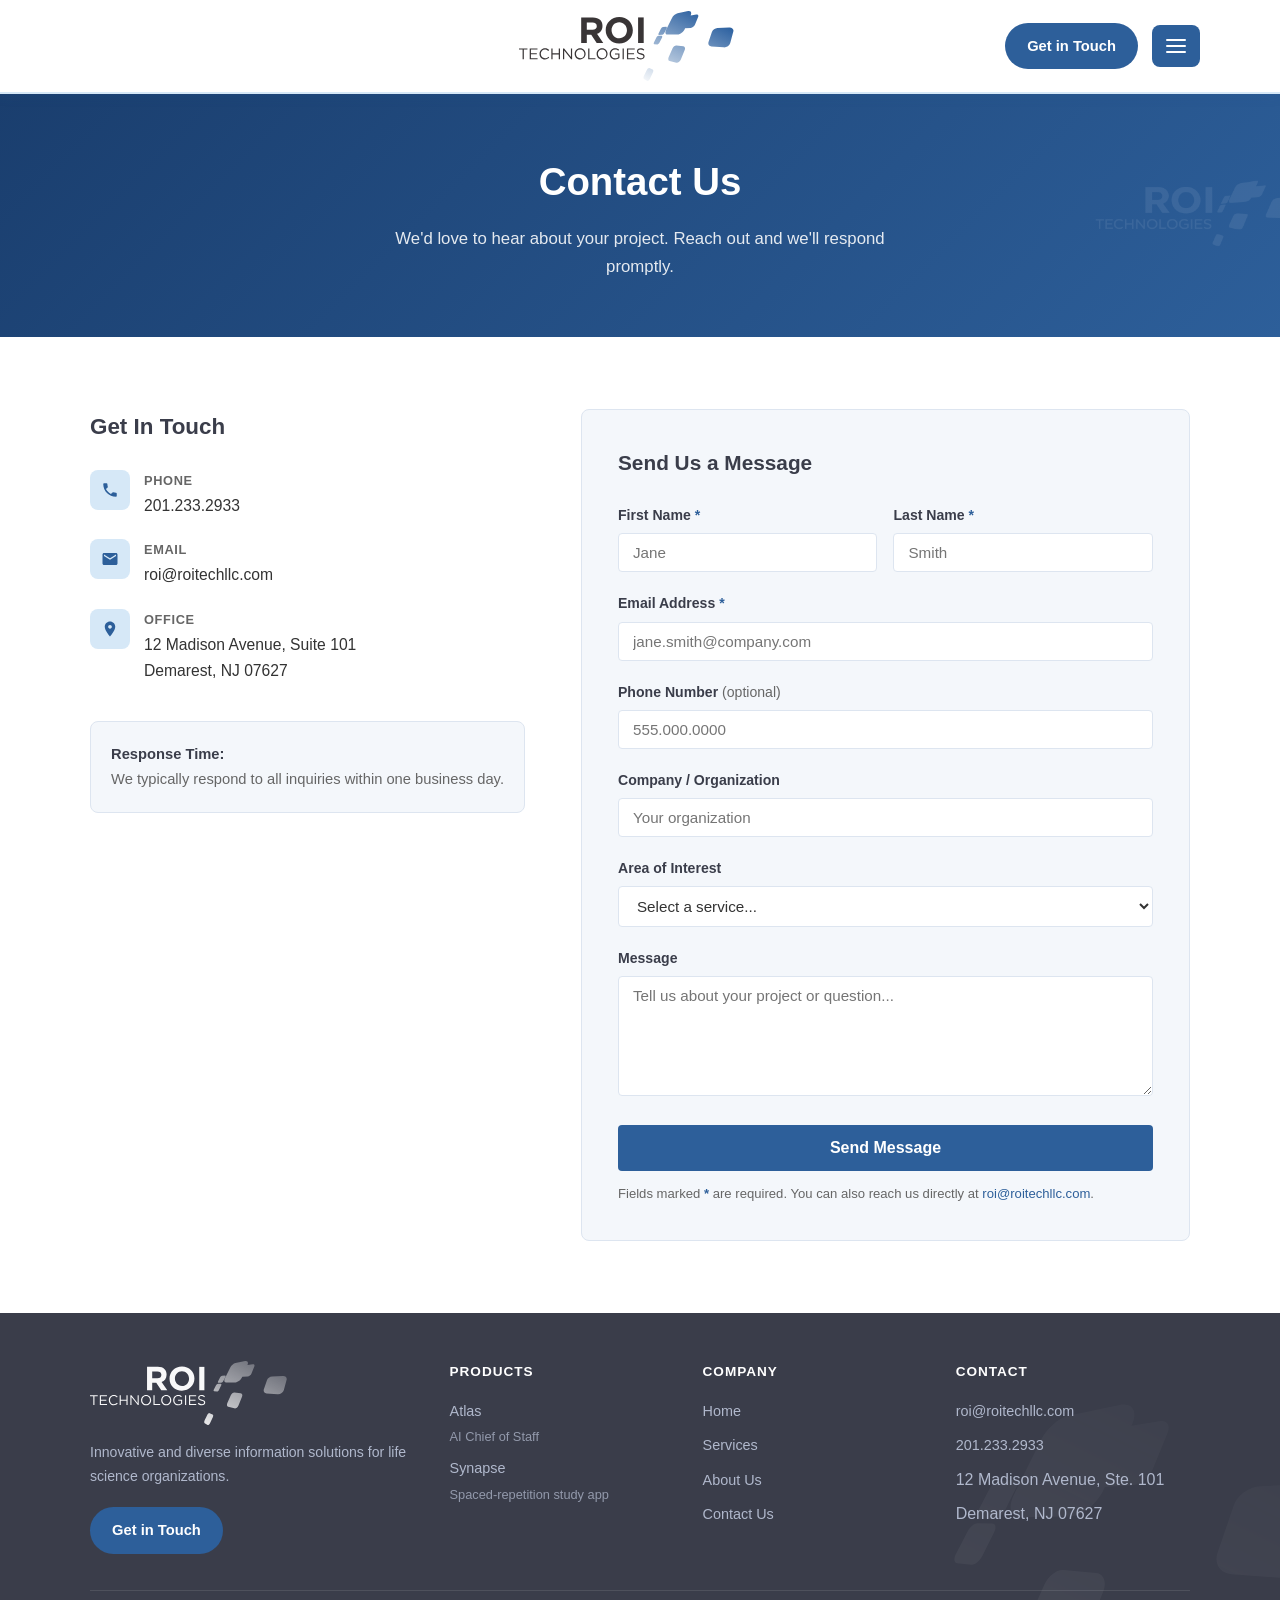
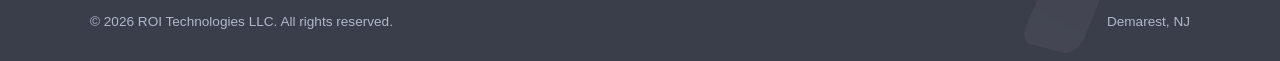
<file: contact.html>
<!DOCTYPE html>
<html lang="en">
<head>
  <meta charset="UTF-8" />
  <meta name="viewport" content="width=device-width, initial-scale=1.0" />
  <title>Contact Us — ROI Technologies</title>
  <meta name="description" content="Get in touch with ROI Technologies. Reach us by phone, email, or use our contact form to start a conversation about your IT consulting needs." />
  <link rel="stylesheet" href="css/styles.css" />
  <link rel="icon" href="favicon.ico" sizes="any" />
  <link rel="icon" href="favicon.svg" type="image/svg+xml" />
  <link rel="apple-touch-icon" href="apple-touch-icon.png" />
</head>
<body>

  <!-- HEADER (Option B: centered logo + CTA + menu) -->
  <header class="site-header">
    <div class="header-bar">
      <span class="header-spacer" aria-hidden="true"></span>
      <a class="header-logo" href="index.html#home" aria-label="ROI Technologies — home">
        <img src="images/roi-logo.svg" alt="ROI Technologies" />
      </a>
      <div class="header-actions">
        <a class="cta" href="contact.html">Get in Touch</a>
        <button class="hmb" id="menu-toggle" aria-label="Open menu" aria-controls="nav-menu" aria-expanded="false">
          <span></span><span></span><span></span>
        </button>
      </div>
    </div>
    <nav class="nav-menu" id="nav-menu" aria-label="Primary">
      <a href="index.html#home">Home</a>
      <a href="index.html#services">Services</a>
      <a href="index.html#atlas">Atlas</a>
      <a href="index.html#synapse">Synapse</a>
      <a href="about.html">About Us</a>
      <a class="menu-cta" href="contact.html">Get in Touch</a>
    </nav>
  </header>

  <!-- PAGE HEADER -->
  <div class="page-header">
    <h1>Contact Us</h1>
    <p>We'd love to hear about your project. Reach out and we'll respond promptly.</p>
  </div>

  <!-- CONTACT BODY -->
  <section>
    <div class="section-inner">
      <div class="contact-layout">

        <!-- LEFT: Contact Info -->
        <div class="contact-info">
          <h2>Get In Touch</h2>

          <div class="contact-detail">
            <div class="contact-detail-icon">
              <!-- phone -->
              <svg viewBox="0 0 24 24" xmlns="http://www.w3.org/2000/svg">
                <path d="M6.62 10.79c1.44 2.83 3.76 5.14 6.59 6.59l2.2-2.2c.27-.27.67-.36 1.02-.24 1.12.37 2.33.57 3.57.57.55 0 1 .45 1 1V20c0 .55-.45 1-1 1-9.39 0-17-7.61-17-17 0-.55.45-1 1-1h3.5c.55 0 1 .45 1 1 0 1.25.2 2.45.57 3.57.11.35.03.74-.25 1.02l-2.2 2.2z"/>
              </svg>
            </div>
            <div class="contact-detail-text">
              <strong>Phone</strong>
              <a href="tel:+12012332933">201.233.2933</a>
            </div>
          </div>

          <div class="contact-detail">
            <div class="contact-detail-icon">
              <!-- email -->
              <svg viewBox="0 0 24 24" xmlns="http://www.w3.org/2000/svg">
                <path d="M20 4H4c-1.1 0-1.99.9-1.99 2L2 18c0 1.1.9 2 2 2h16c1.1 0 2-.9 2-2V6c0-1.1-.9-2-2-2zm0 4l-8 5-8-5V6l8 5 8-5v2z"/>
              </svg>
            </div>
            <div class="contact-detail-text">
              <strong>Email</strong>
              <a href="mailto:roi@roitechllc.com">roi@roitechllc.com</a>
            </div>
          </div>

          <div class="contact-detail">
            <div class="contact-detail-icon">
              <!-- location -->
              <svg viewBox="0 0 24 24" xmlns="http://www.w3.org/2000/svg">
                <path d="M12 2C8.13 2 5 5.13 5 9c0 5.25 7 13 7 13s7-7.75 7-13c0-3.87-3.13-7-7-7zm0 9.5c-1.38 0-2.5-1.12-2.5-2.5s1.12-2.5 2.5-2.5 2.5 1.12 2.5 2.5-1.12 2.5-2.5 2.5z"/>
              </svg>
            </div>
            <div class="contact-detail-text">
              <strong>Office</strong>
              <span>12 Madison Avenue, Suite 101<br>Demarest, NJ 07627</span>
            </div>
          </div>

          <div style="margin-top: 36px; padding: 20px; background: var(--bg-light); border-radius: 8px; border: 1px solid var(--border);">
            <p style="font-size: 0.92rem; color: var(--text-light); line-height: 1.7;">
              <strong style="color: var(--charcoal);">Response Time:</strong><br>
              We typically respond to all inquiries within one business day.
            </p>
          </div>
        </div>

        <!-- RIGHT: Contact Form -->
        <div class="contact-form-wrap">
          <h2>Send Us a Message</h2>

          <form id="contact-form" novalidate>
            <!-- Web3Forms: get your free key at web3forms.com (enter roi@roitechllc.com) -->
            <input type="hidden" name="access_key" value="cd575265-8718-4c75-aac9-58d556737f63" />
            <input type="hidden" name="from_name" value="ROI Technologies Website" />
            <!-- subject is set dynamically by JS based on service selected -->
            <input type="hidden" id="form-subject" name="subject" value="New Inquiry — ROI Technologies" />
            <!-- botcheck honeypot (leave empty) -->
            <input type="checkbox" name="botcheck" style="display:none" />

            <div style="display: grid; grid-template-columns: 1fr 1fr; gap: 16px;">
              <div class="form-group">
                <label for="first-name">First Name <span class="req">*</span></label>
                <input type="text" id="first-name" name="first_name" placeholder="Jane" required />
              </div>
              <div class="form-group">
                <label for="last-name">Last Name <span class="req">*</span></label>
                <input type="text" id="last-name" name="last_name" placeholder="Smith" required />
              </div>
            </div>

            <div class="form-group">
              <label for="email">Email Address <span class="req">*</span></label>
              <input type="email" id="email" name="email" placeholder="jane.smith@company.com" required />
            </div>

            <div class="form-group">
              <label for="phone">Phone Number <span style="font-weight:400;color:var(--text-light)">(optional)</span></label>
              <input type="tel" id="phone" name="phone" placeholder="555.000.0000" />
            </div>

            <div class="form-group">
              <label for="company">Company / Organization</label>
              <input type="text" id="company" name="company" placeholder="Your organization" />
            </div>

            <div class="form-group">
              <label for="service">Area of Interest</label>
              <select id="service" name="service">
                <option value="">Select a service...</option>
                <option value="IT Consulting Services">IT Consulting Services</option>
                <option value="Technology Training">Technology Training</option>
                <option value="Field Force Realignments">Field Force Realignments</option>
                <option value="Sales Process Optimization">Sales Process Optimization</option>
                <option value="System &amp; Data Conversions">System &amp; Data Conversions</option>
                <option value="System Integration">System Integration</option>
                <option value="Process Transformations">Process Transformations</option>
                <option value="Other / Not Sure Yet">Other / Not Sure Yet</option>
              </select>
            </div>

            <div class="form-group">
              <label for="message">Message</label>
              <textarea id="message" name="message" placeholder="Tell us about your project or question..."></textarea>
            </div>

            <button type="submit" id="submit-btn" class="btn" style="background:var(--blue-dark);color:#fff;border:none;cursor:pointer;width:100%;justify-content:center;display:flex;align-items:center;gap:8px;">
              <span id="btn-text">Send Message</span>
              <svg id="btn-spinner" style="display:none;animation:spin 0.8s linear infinite" width="18" height="18" viewBox="0 0 24 24" fill="none" stroke="currentColor" stroke-width="2.5"><circle cx="12" cy="12" r="10" stroke-opacity="0.25"/><path d="M12 2a10 10 0 0 1 10 10" stroke-opacity="1"/></svg>
            </button>

            <div id="form-result" style="margin-top:16px;display:none"></div>

            <p class="form-note" style="margin-top:12px">
              Fields marked <span class="req">*</span> are required. You can also reach us directly at
              <a href="mailto:roi@roitechllc.com">roi@roitechllc.com</a>.
            </p>
          </form>
        </div>

      </div>
    </div>
  </section>

  <!-- FOOTER -->
  <footer>
    <div class="footer-inner">
      <div class="footer-brand">
        <div class="footer-logo-wrap">
          <img src="images/roi-logo-white.svg" alt="ROI Technologies" />
        </div>
        <p>Innovative and diverse information solutions for life science organizations.</p>
        <a class="cta footer-cta" href="contact.html">Get in Touch</a>
      </div>
      <div class="footer-col">
        <h4>Products</h4>
        <ul>
          <li><a href="atlas.html">Atlas<span class="fsub">AI Chief of Staff</span></a></li>
          <li><a href="synapse.html">Synapse<span class="fsub">Spaced-repetition study app</span></a></li>
        </ul>
      </div>
      <div class="footer-col">
        <h4>Company</h4>
        <ul>
          <li><a href="index.html#home">Home</a></li>
          <li><a href="index.html#services">Services</a></li>
          <li><a href="about.html">About Us</a></li>
          <li><a href="contact.html">Contact Us</a></li>
        </ul>
      </div>
      <div class="footer-col">
        <h4>Contact</h4>
        <ul>
          <li><a href="mailto:roi@roitechllc.com">roi@roitechllc.com</a></li>
          <li><a href="tel:+12012332933">201.233.2933</a></li>
          <li>12 Madison Avenue, Ste. 101</li>
          <li>Demarest, NJ 07627</li>
        </ul>
      </div>
    </div>
    <div class="footer-bottom">
      <span>&copy; 2026 ROI Technologies LLC. All rights reserved.</span>
      <span>Demarest, NJ</span>
    </div>
  </footer>

  <script src="js/site.js"></script>

  <script>
    // Dynamically update the subject line when service area changes
    document.getElementById('service').addEventListener('change', function () {
      const service = this.value;
      const subject = service
        ? 'New Inquiry: ' + service + ' — ROI Technologies'
        : 'New Inquiry — ROI Technologies';
      document.getElementById('form-subject').value = subject;
    });

    // Async form submission via Web3Forms
    document.getElementById('contact-form').addEventListener('submit', async function (e) {
      e.preventDefault();

      const btn     = document.getElementById('submit-btn');
      const btnText = document.getElementById('btn-text');
      const spinner = document.getElementById('btn-spinner');
      const result  = document.getElementById('form-result');

      // Basic client-side validation
      const firstName = document.getElementById('first-name').value.trim();
      const lastName  = document.getElementById('last-name').value.trim();
      const email     = document.getElementById('email').value.trim();
      const phone     = document.getElementById('phone').value.trim();
      if (!firstName || !lastName || !email) {
        showResult('error', 'Please fill in all required fields.');
        return;
      }

      // Email format validation
      const emailPattern = /^[^\s@]+@[^\s@]+\.[^\s@]+$/;
      if (!emailPattern.test(email)) {
        showResult('error', 'Please enter a valid email address (for example, name@company.com).');
        return;
      }

      // Phone format validation (optional) — accepts 2223332222, +12223332222,
      // (222) 333-2222, 222-333-2222, 222.333.2222, and similar formats.
      if (phone) {
        const phoneDigits = phone.replace(/[^\d]/g, '');
        if (!/^1?\d{10}$/.test(phoneDigits)) {
          showResult('error', 'Please enter a valid 10-digit phone number (e.g. (201) 233-2933), or leave it blank.');
          return;
        }
      }

      // Loading state
      btn.disabled  = true;
      btnText.textContent = 'Sending…';
      spinner.style.display = 'inline-block';
      result.style.display  = 'none';

      try {
        const formData = new FormData(this);
        const object   = Object.fromEntries(formData.entries());
        const response = await fetch('https://api.web3forms.com/submit', {
          method:  'POST',
          headers: { 'Content-Type': 'application/json', Accept: 'application/json' },
          body:    JSON.stringify(object)
        });
        const data = await response.json();

        if (data.success) {
          showResult('success',
            '&#10003; Thank you! Your message has been sent. We\'ll be in touch within one business day.');
          this.reset();
          document.getElementById('form-subject').value = 'New Inquiry — ROI Technologies';
        } else {
          const reason = (data && data.message) ? data.message : 'Something went wrong while sending your message.';
          showResult('error',
            reason + ' Please try again, or email us directly at <a href="mailto:roi@roitechllc.com">roi@roitechllc.com</a>.');
        }
      } catch (err) {
        showResult('error',
          'Network error. Please check your connection or email us at <a href="mailto:roi@roitechllc.com">roi@roitechllc.com</a>.');
      } finally {
        btn.disabled = false;
        btnText.textContent = 'Send Message';
        spinner.style.display = 'none';
      }
    });

    function showResult(type, message) {
      const result = document.getElementById('form-result');
      result.style.display = 'block';
      result.className = 'form-result-' + type;
      result.innerHTML = message;
    }
  </script>
</body>
</html>
</file>
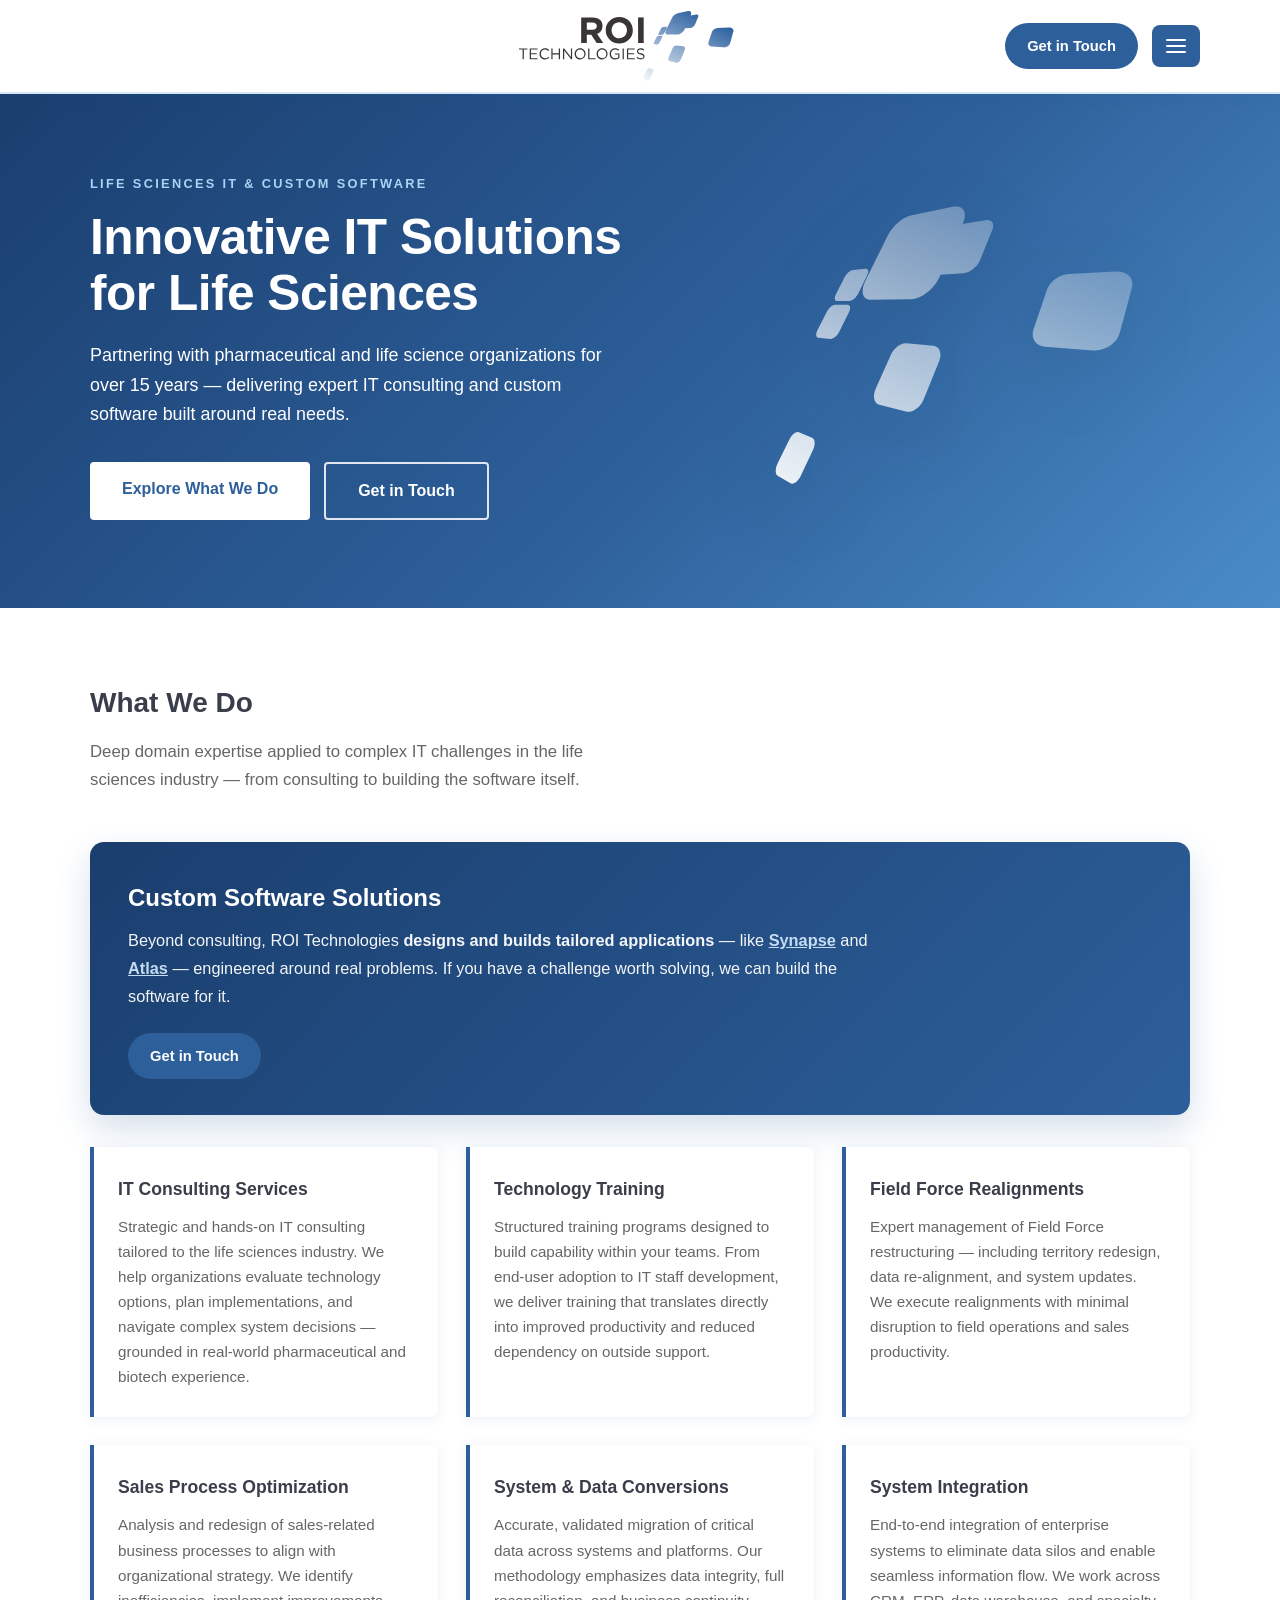
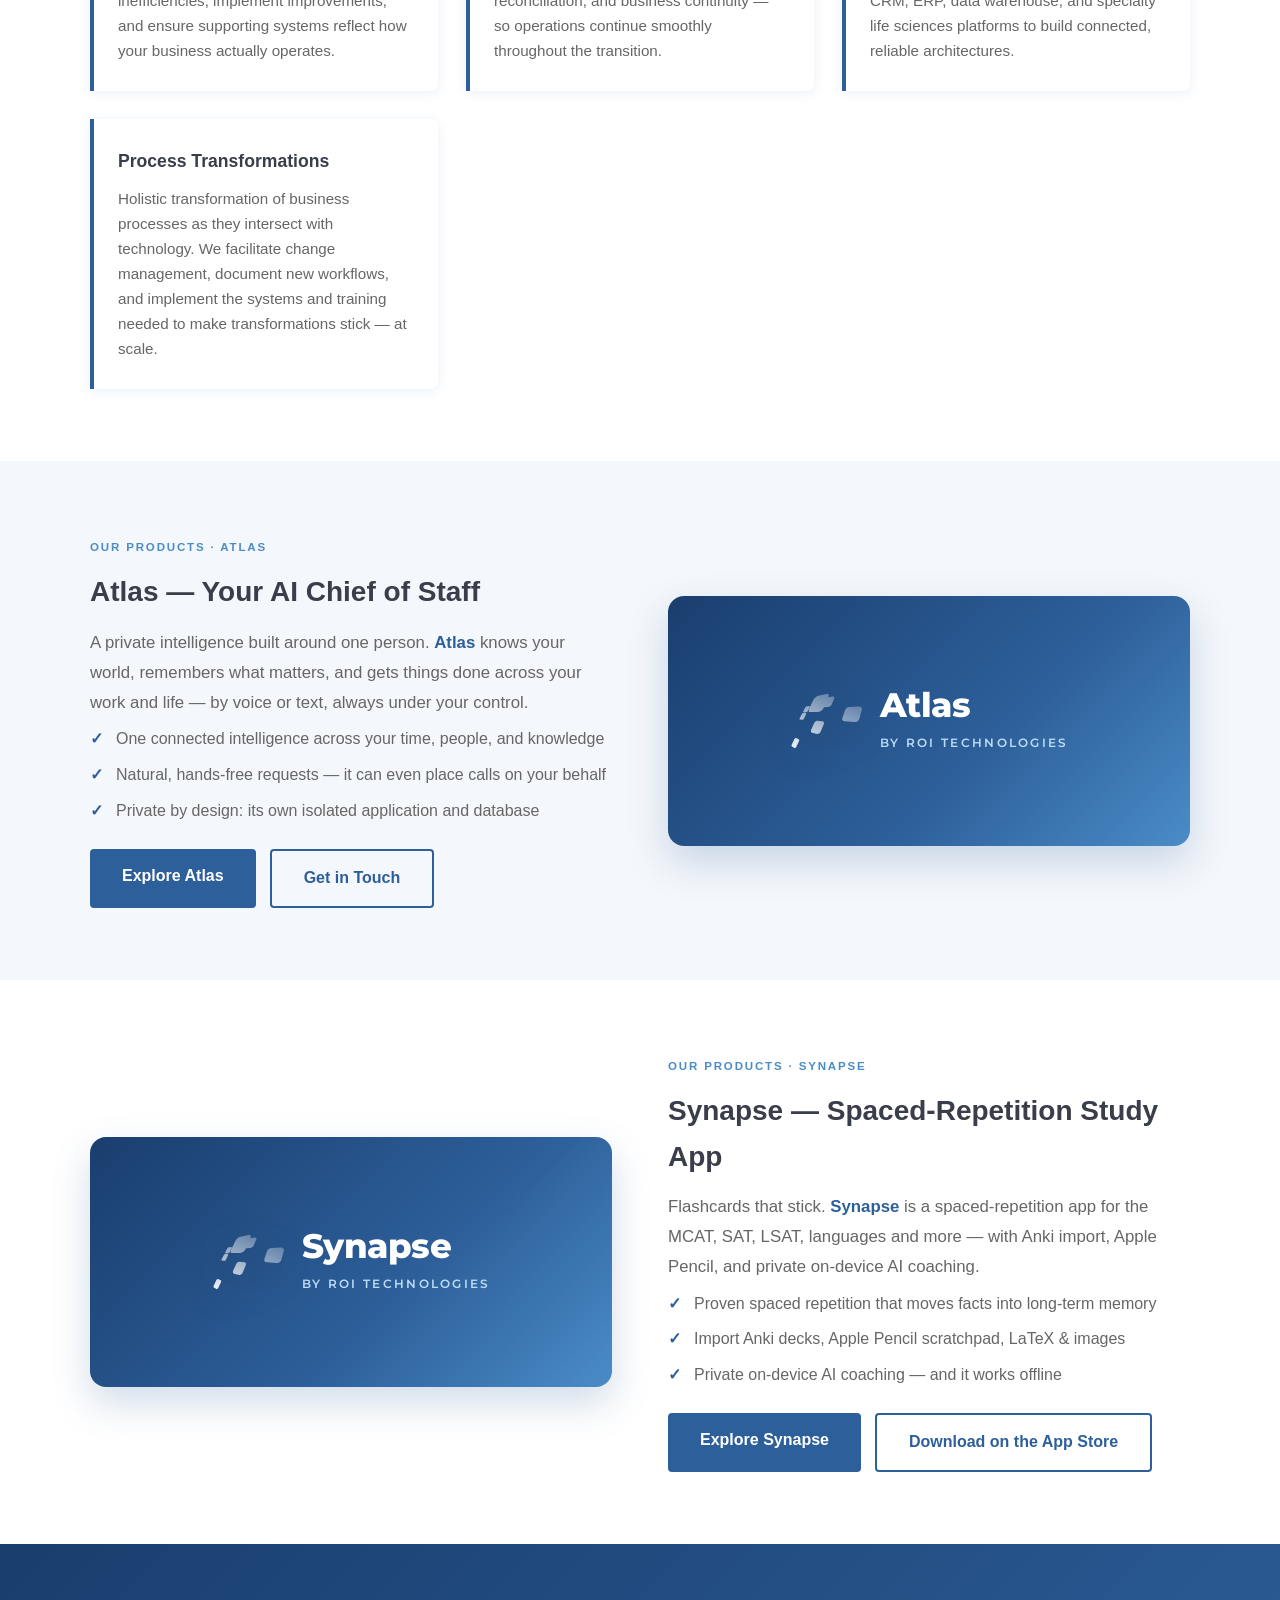
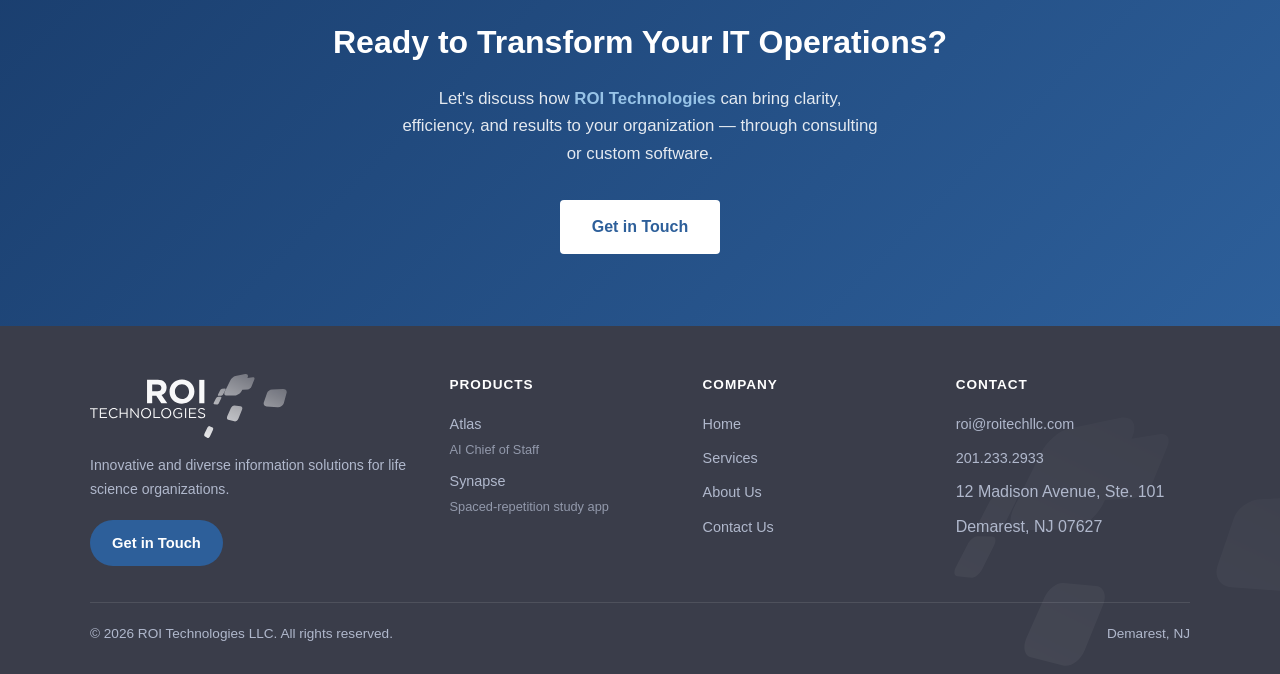
<file: services.html>
<!DOCTYPE html>
<html lang="en">
<head>
  <meta charset="UTF-8" />
  <meta name="viewport" content="width=device-width, initial-scale=1.0" />
  <title>Services — ROI Technologies</title>
  <meta name="description" content="ROI Technologies offers IT Consulting, Training, System Integration, Data Conversions, Field Force Realignments, Process Transformations, and custom software for life science organizations." />
  <link rel="canonical" href="https://roitechllc.com/#services" />
  <meta http-equiv="refresh" content="0; url=index.html#services" />
  <script>window.location.replace('index.html#services');</script>
</head>
<body>
  <p>Redirecting to <a href="index.html#services">our services</a>…</p>
</body>
</html>
</file>
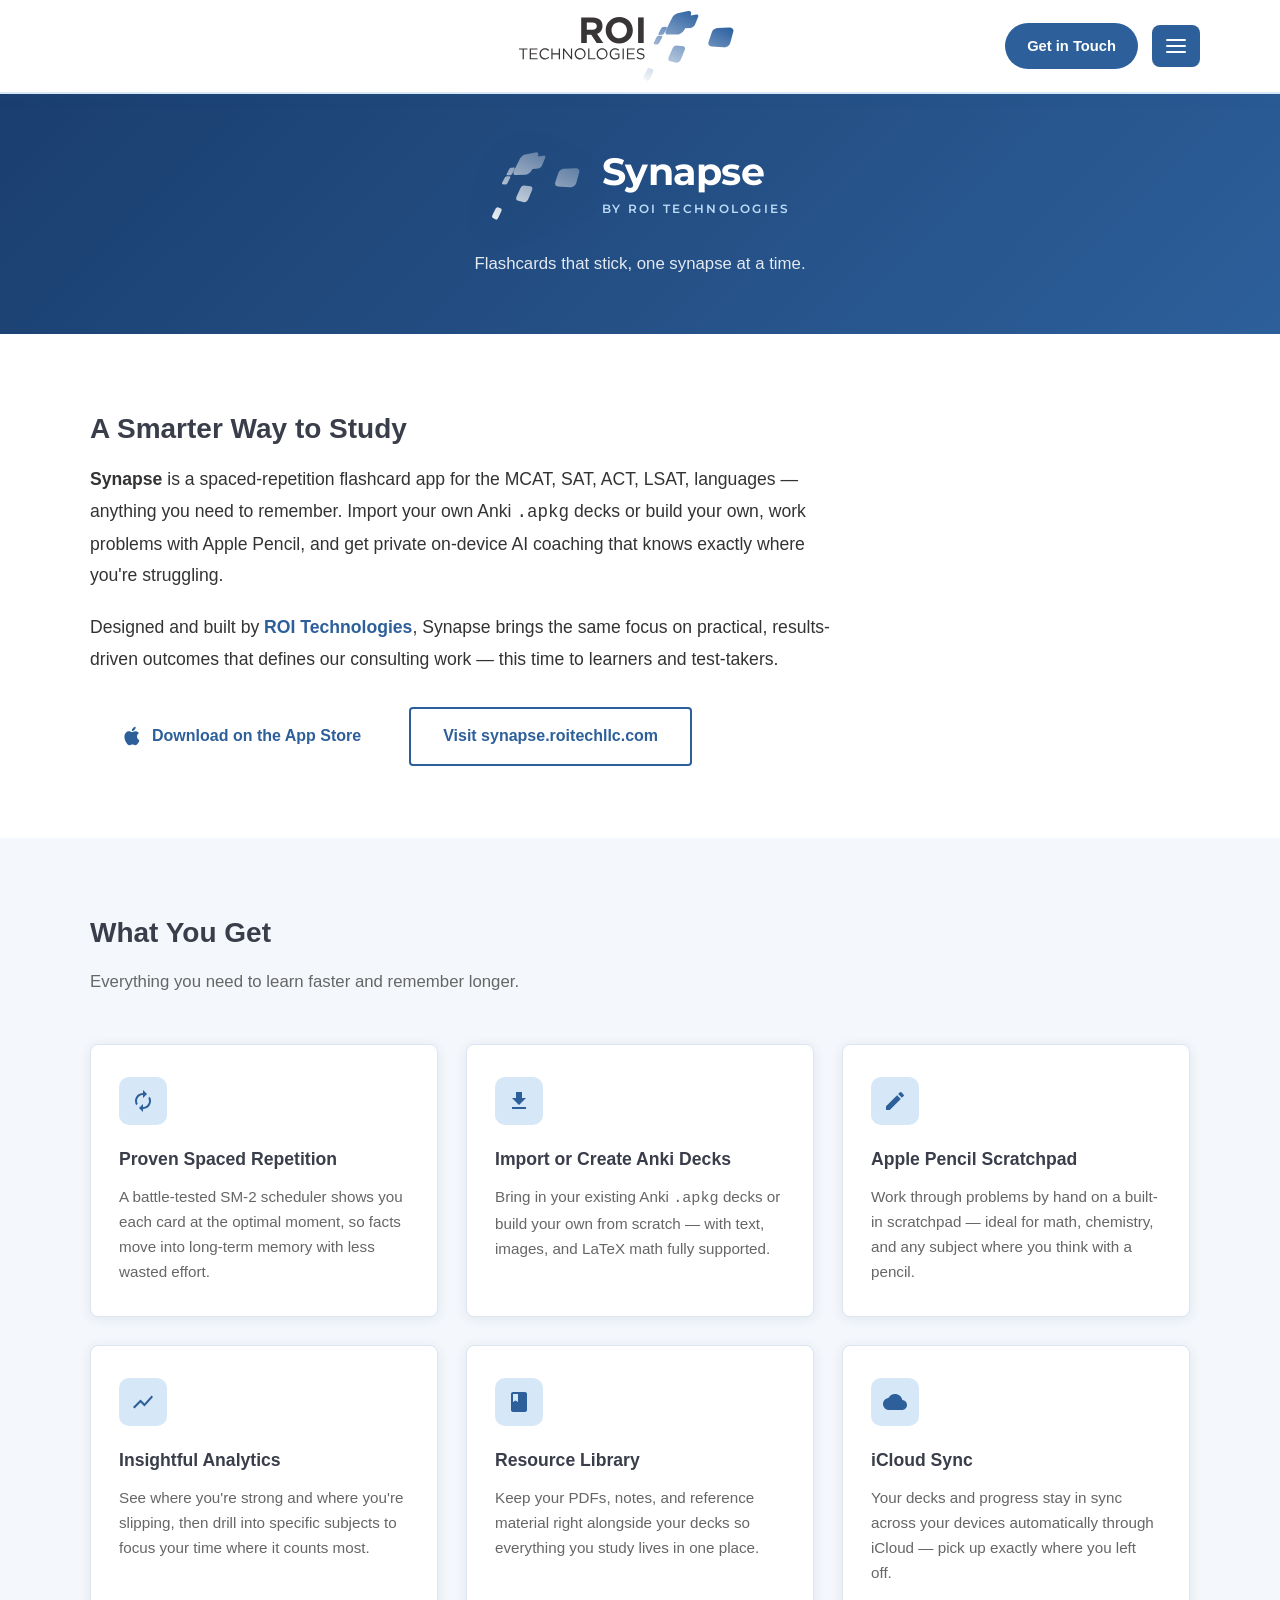
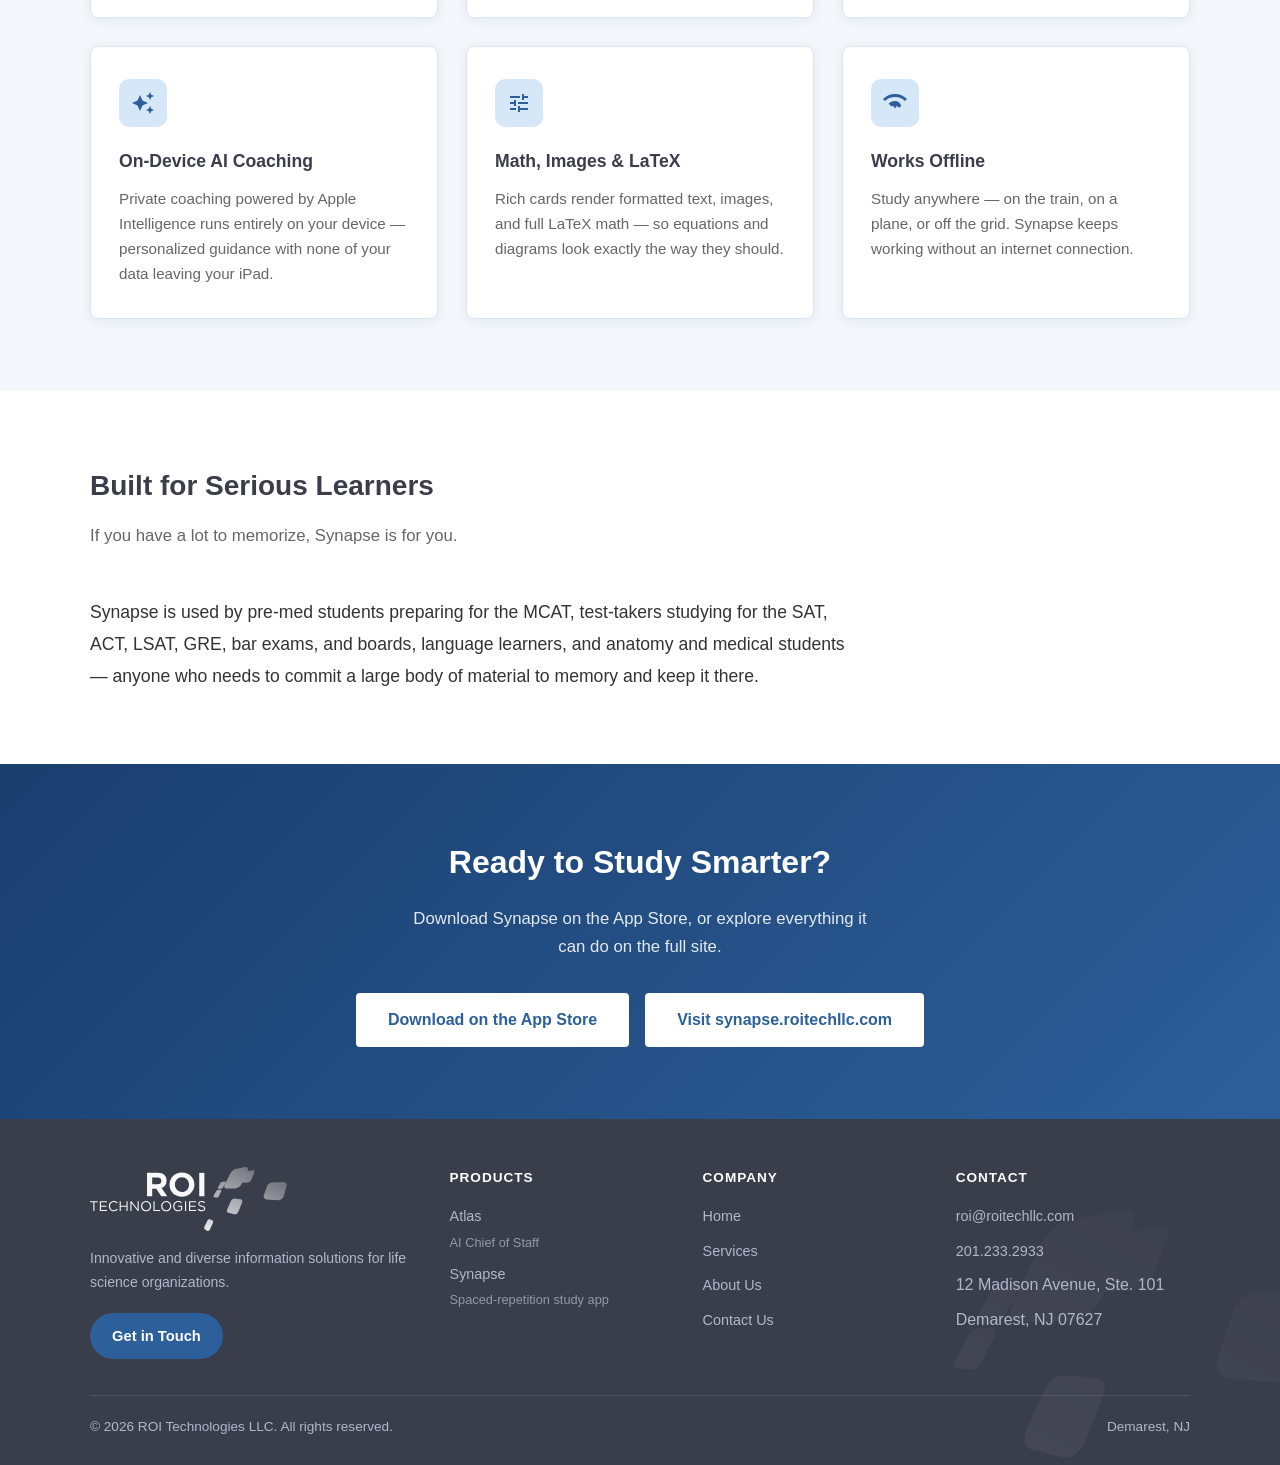
<file: synapse.html>
<!DOCTYPE html>
<html lang="en">
<head>
  <meta charset="UTF-8" />
  <meta name="viewport" content="width=device-width, initial-scale=1.0" />
  <title>Synapse — Spaced-Repetition Study App by ROI Technologies</title>
  <meta name="description" content="Synapse is a spaced-repetition flashcard app for the MCAT, SAT, ACT, LSAT, languages, and more — built by ROI Technologies. Import Anki decks, study with Apple Pencil, and get private on-device AI coaching. Available on the App Store." />
  <link rel="preconnect" href="https://fonts.googleapis.com" />
  <link rel="preconnect" href="https://fonts.gstatic.com" crossorigin />
  <link href="https://fonts.googleapis.com/css2?family=Montserrat:wght@600;800&display=swap" rel="stylesheet" />
  <link rel="stylesheet" href="css/styles.css" />
  <link rel="icon" href="favicon.ico" sizes="any" />
  <link rel="icon" href="favicon.svg" type="image/svg+xml" />
  <link rel="apple-touch-icon" href="apple-touch-icon.png" />
</head>
<body>

  <!-- HEADER (Option B: centered logo + CTA + menu) -->
  <header class="site-header">
    <div class="header-bar">
      <span class="header-spacer" aria-hidden="true"></span>
      <a class="header-logo" href="index.html#home" aria-label="ROI Technologies — home">
        <img src="images/roi-logo.svg" alt="ROI Technologies" />
      </a>
      <div class="header-actions">
        <a class="cta" href="contact.html">Get in Touch</a>
        <button class="hmb" id="menu-toggle" aria-label="Open menu" aria-controls="nav-menu" aria-expanded="false">
          <span></span><span></span><span></span>
        </button>
      </div>
    </div>
    <nav class="nav-menu" id="nav-menu" aria-label="Primary">
      <a href="index.html#home">Home</a>
      <a href="index.html#services">Services</a>
      <a href="index.html#atlas">Atlas</a>
      <a href="index.html#synapse">Synapse</a>
      <a href="about.html">About Us</a>
      <a class="menu-cta" href="contact.html">Get in Touch</a>
    </nav>
  </header>

  <!-- PAGE HEADER -->
  <div class="page-header product-header">
    <div class="product-lockup">
      <img class="product-mark" src="images/roi-squares-white.svg" alt="" aria-hidden="true" />
      <div class="product-id">
        <h1 class="product-name">Synapse</h1>
        <span class="product-by">by ROI Technologies</span>
      </div>
    </div>
    <p>Flashcards that stick, one synapse at a time.</p>
  </div>

  <!-- OVERVIEW -->
  <section>
    <div class="section-inner">
      <h2 class="section-title">A Smarter Way to Study</h2>
      <p class="about-intro">
        <strong>Synapse</strong> is a spaced-repetition flashcard app for the MCAT, SAT, ACT, LSAT, languages — anything you need to remember. Import your own Anki <code>.apkg</code> decks or build your own, work problems with Apple Pencil, and get private on-device AI coaching that knows exactly where you're struggling.
      </p>
      <p class="about-intro">
        Designed and built by <span class="brand">ROI Technologies</span>, Synapse brings the same focus on practical, results-driven outcomes that defines our consulting work — this time to learners and test-takers.
      </p>

      <div style="display:flex; gap:16px; flex-wrap:wrap; margin-top:32px;">
        <a href="https://apps.apple.com/app/id6780468536" target="_blank" rel="noopener" class="btn btn-primary" style="display:inline-flex; align-items:center; gap:10px;">
          <svg viewBox="0 0 24 24" width="20" height="20" fill="currentColor" xmlns="http://www.w3.org/2000/svg" aria-hidden="true">
            <path d="M16.365 1.43c0 1.14-.493 2.27-1.177 3.08-.744.9-1.99 1.57-2.987 1.57-.12 0-.23-.02-.3-.03-.01-.06-.04-.22-.04-.39 0-1.15.572-2.27 1.206-2.98.804-.94 2.142-1.64 3.248-1.68.03.13.04.28.04.43zm4.565 15.71c-.03.07-.463 1.58-1.518 3.12-.945 1.34-1.94 2.71-3.43 2.71-1.517 0-1.9-.88-3.63-.88-1.698 0-2.302.91-3.67.91-1.377 0-2.332-1.26-3.428-2.8-1.287-1.82-2.323-4.63-2.323-7.28 0-4.28 2.797-6.55 5.552-6.55 1.448 0 2.675.95 3.6.95.865 0 2.222-1.01 3.902-1.01.613 0 2.886.06 4.374 2.19-.13.09-2.383 1.37-2.383 4.19 0 3.26 2.854 4.42 2.955 4.45z"/>
          </svg>
          Download on the App Store
        </a>
        <a href="https://synapse.roitechllc.com" target="_blank" rel="noopener" class="btn btn-outline">Visit synapse.roitechllc.com</a>
      </div>
    </div>
  </section>

  <!-- FEATURES -->
  <section class="bg-light">
    <div class="section-inner">
      <h2 class="section-title">What You Get</h2>
      <p class="section-subtitle">Everything you need to learn faster and remember longer.</p>

      <div class="cards">
        <div class="card">
          <div class="card-icon">
            <svg viewBox="0 0 24 24" xmlns="http://www.w3.org/2000/svg">
              <path d="M12 6v3l4-4-4-4v3c-4.42 0-8 3.58-8 8 0 1.57.46 3.03 1.24 4.26L6.7 14.8c-.45-.83-.7-1.79-.7-2.8 0-3.31 2.69-6 6-6zm6.76 1.74L17.3 9.2c.44.84.7 1.79.7 2.8 0 3.31-2.69 6-6 6v-3l-4 4 4 4v-3c4.42 0 8-3.58 8-8 0-1.57-.46-3.03-1.24-4.26z"/>
            </svg>
          </div>
          <h3>Proven Spaced Repetition</h3>
          <p>A battle-tested SM-2 scheduler shows you each card at the optimal moment, so facts move into long-term memory with less wasted effort.</p>
        </div>

        <div class="card">
          <div class="card-icon">
            <svg viewBox="0 0 24 24" xmlns="http://www.w3.org/2000/svg">
              <path d="M19 9h-4V3H9v6H5l7 7 7-7zM5 18v2h14v-2H5z"/>
            </svg>
          </div>
          <h3>Import or Create Anki Decks</h3>
          <p>Bring in your existing Anki <code>.apkg</code> decks or build your own from scratch — with text, images, and LaTeX math fully supported.</p>
        </div>

        <div class="card">
          <div class="card-icon">
            <svg viewBox="0 0 24 24" xmlns="http://www.w3.org/2000/svg">
              <path d="M3 17.25V21h3.75L17.81 9.94l-3.75-3.75L3 17.25zM20.71 7.04c.39-.39.39-1.02 0-1.41l-2.34-2.34a.9959.9959 0 0 0-1.41 0l-1.83 1.83 3.75 3.75 1.83-1.83z"/>
            </svg>
          </div>
          <h3>Apple Pencil Scratchpad</h3>
          <p>Work through problems by hand on a built-in scratchpad — ideal for math, chemistry, and any subject where you think with a pencil.</p>
        </div>

        <div class="card">
          <div class="card-icon">
            <svg viewBox="0 0 24 24" xmlns="http://www.w3.org/2000/svg">
              <path d="M3.5 18.49l6-6.01 4 4L22 6.92l-1.41-1.41-7.09 7.97-4-4L2 16.99z"/>
            </svg>
          </div>
          <h3>Insightful Analytics</h3>
          <p>See where you're strong and where you're slipping, then drill into specific subjects to focus your time where it counts most.</p>
        </div>

        <div class="card">
          <div class="card-icon">
            <svg viewBox="0 0 24 24" xmlns="http://www.w3.org/2000/svg">
              <path d="M18 2H6c-1.1 0-2 .9-2 2v16c0 1.1.9 2 2 2h12c1.1 0 2-.9 2-2V4c0-1.1-.9-2-2-2zM6 4h5v8l-2.5-1.5L6 12V4z"/>
            </svg>
          </div>
          <h3>Resource Library</h3>
          <p>Keep your PDFs, notes, and reference material right alongside your decks so everything you study lives in one place.</p>
        </div>

        <div class="card">
          <div class="card-icon">
            <svg viewBox="0 0 24 24" xmlns="http://www.w3.org/2000/svg">
              <path d="M19.35 10.04C18.67 6.59 15.64 4 12 4 9.11 4 6.6 5.64 5.35 8.04 2.34 8.36 0 10.91 0 14c0 3.31 2.69 6 6 6h13c2.76 0 5-2.24 5-5 0-2.64-2.05-4.78-4.65-4.96z"/>
            </svg>
          </div>
          <h3>iCloud Sync</h3>
          <p>Your decks and progress stay in sync across your devices automatically through iCloud — pick up exactly where you left off.</p>
        </div>

        <div class="card">
          <div class="card-icon">
            <svg viewBox="0 0 24 24" xmlns="http://www.w3.org/2000/svg">
              <path d="M19 9l1.25-2.75L23 5l-2.75-1.25L19 1l-1.25 2.75L15 5l2.75 1.25L19 9zm-7.5.5L9 4 6.5 9.5 1 12l5.5 2.5L9 20l2.5-5.5L17 12l-5.5-2.5zM19 15l-1.25 2.75L15 19l2.75 1.25L19 23l1.25-2.75L23 19l-2.75-1.25L19 15z"/>
            </svg>
          </div>
          <h3>On-Device AI Coaching</h3>
          <p>Private coaching powered by Apple Intelligence runs entirely on your device — personalized guidance with none of your data leaving your iPad.</p>
        </div>

        <div class="card">
          <div class="card-icon">
            <svg viewBox="0 0 24 24" xmlns="http://www.w3.org/2000/svg">
              <path d="M3 17v2h6v-2H3zM3 5v2h10V5H3zm10 16v-2h8v-2h-8v-2h-2v6h2zM7 9v2H3v2h4v2h2V9H7zm14 4v-2H11v2h10zm-6-4h2V7h4V5h-4V3h-2v6z"/>
            </svg>
          </div>
          <h3>Math, Images &amp; LaTeX</h3>
          <p>Rich cards render formatted text, images, and full LaTeX math — so equations and diagrams look exactly the way they should.</p>
        </div>

        <div class="card">
          <div class="card-icon">
            <svg viewBox="0 0 24 24" xmlns="http://www.w3.org/2000/svg">
              <path d="M12 17c.55 0 1-.45 1-1s-.45-1-1-1-1 .45-1 1 .45 1 1 1zm0-14C7.31 3 3.07 4.9 0 7.97l2 2C4.56 7.4 8.09 5.9 12 5.9s7.44 1.5 10 4.07l2-2C20.93 4.9 16.69 3 12 3zm0 7c-2.49 0-4.74 1.01-6.37 2.64l2.12 2.12C8.81 15.72 10.32 15 12 15s3.19.72 4.25 1.76l2.12-2.12C16.74 11.01 14.49 10 12 10z"/>
            </svg>
          </div>
          <h3>Works Offline</h3>
          <p>Study anywhere — on the train, on a plane, or off the grid. Synapse keeps working without an internet connection.</p>
        </div>
      </div>
    </div>
  </section>

  <!-- WHO IT'S FOR -->
  <section>
    <div class="section-inner">
      <h2 class="section-title">Built for Serious Learners</h2>
      <p class="section-subtitle">If you have a lot to memorize, Synapse is for you.</p>
      <p class="about-intro">
        Synapse is used by pre-med students preparing for the MCAT, test-takers studying for the SAT, ACT, LSAT, GRE, bar exams, and boards, language learners, and anatomy and medical students — anyone who needs to commit a large body of material to memory and keep it there.
      </p>
    </div>
  </section>

  <!-- CTA BAND -->
  <section class="cta-band">
    <h2>Ready to Study Smarter?</h2>
    <p>Download Synapse on the App Store, or explore everything it can do on the full site.</p>
    <div style="display:flex; gap:16px; flex-wrap:wrap; justify-content:center;">
      <a href="https://apps.apple.com/app/id6780468536" target="_blank" rel="noopener" class="btn btn-white">Download on the App Store</a>
      <a href="https://synapse.roitechllc.com" target="_blank" rel="noopener" class="btn btn-white">Visit synapse.roitechllc.com</a>
    </div>
  </section>

  <!-- FOOTER -->
  <footer>
    <div class="footer-inner">
      <div class="footer-brand">
        <div class="footer-logo-wrap">
          <img src="images/roi-logo-white.svg" alt="ROI Technologies" />
        </div>
        <p>Innovative and diverse information solutions for life science organizations.</p>
        <a class="cta footer-cta" href="contact.html">Get in Touch</a>
      </div>
      <div class="footer-col">
        <h4>Products</h4>
        <ul>
          <li><a href="atlas.html">Atlas<span class="fsub">AI Chief of Staff</span></a></li>
          <li><a href="synapse.html">Synapse<span class="fsub">Spaced-repetition study app</span></a></li>
        </ul>
      </div>
      <div class="footer-col">
        <h4>Company</h4>
        <ul>
          <li><a href="index.html#home">Home</a></li>
          <li><a href="index.html#services">Services</a></li>
          <li><a href="about.html">About Us</a></li>
          <li><a href="contact.html">Contact Us</a></li>
        </ul>
      </div>
      <div class="footer-col">
        <h4>Contact</h4>
        <ul>
          <li><a href="mailto:roi@roitechllc.com">roi@roitechllc.com</a></li>
          <li><a href="tel:+12012332933">201.233.2933</a></li>
          <li>12 Madison Avenue, Ste. 101</li>
          <li>Demarest, NJ 07627</li>
        </ul>
      </div>
    </div>
    <div class="footer-bottom">
      <span>&copy; 2026 ROI Technologies LLC. All rights reserved.</span>
      <span>Demarest, NJ</span>
    </div>
  </footer>

  <script src="js/site.js"></script>
</body>
</html>
</file>
<file: css/styles.css>
/* =========================================================
   ROI Technologies — Site Stylesheet
   Colors derived from brand logo
   ========================================================= */

:root {
  --blue-dark:   #2d5f9a;
  --blue-mid:    #4a8cc7;
  --blue-light:  #d6e8f7;
  --charcoal:    #3a3d4a;
  --text:        #333333;
  --text-light:  #666666;
  --bg-light:    #f4f7fb;
  --white:       #ffffff;
  --border:      #dde5f0;
  --shadow:      0 2px 12px rgba(45, 95, 154, 0.10);
}

* {
  box-sizing: border-box;
  margin: 0;
  padding: 0;
}

html { scroll-behavior: smooth; }

body {
  font-family: 'Segoe UI', Arial, sans-serif;
  color: var(--text);
  line-height: 1.65;
  background: var(--white);
}

a { color: var(--blue-dark); text-decoration: none; }
a:hover { color: var(--blue-mid); }

img { max-width: 100%; display: block; }

/* ── ANIMATIONS ─────────────────────────────────────────── */

@keyframes navLogoIn {
  from { opacity: 0; transform: translateX(-20px); }
  to   { opacity: 1; transform: translateX(0); }
}

@keyframes heroLogoIn {
  0%   { opacity: 0; transform: scale(0.75) translateY(-16px); }
  70%  { opacity: 1; transform: scale(1.04) translateY(2px); }
  100% { opacity: 1; transform: scale(1) translateY(0); }
}

@keyframes logoGlow {
  0%, 100% { box-shadow: 0 8px 32px rgba(0,0,0,0.12), 0 0 0 0 rgba(74,140,199,0); }
  50%       { box-shadow: 0 8px 32px rgba(0,0,0,0.12), 0 0 28px 6px rgba(74,140,199,0.28); }
}

@keyframes fadeUp {
  from { opacity: 0; transform: translateY(16px); }
  to   { opacity: 1; transform: translateY(0); }
}

@keyframes floatA {
  0%   { transform: rotate(var(--rot)) translateY(0px); }
  50%  { transform: rotate(calc(var(--rot) + 7deg)) translateY(-20px); }
  100% { transform: rotate(var(--rot)) translateY(0px); }
}

@keyframes floatB {
  0%   { transform: rotate(var(--rot)) translate(0px, 0px); }
  33%  { transform: rotate(calc(var(--rot) - 5deg)) translate(10px, -16px); }
  66%  { transform: rotate(calc(var(--rot) + 4deg)) translate(-7px, -8px); }
  100% { transform: rotate(var(--rot)) translate(0px, 0px); }
}

/* ── NAVIGATION ─────────────────────────────────────────── */

/* Option B header — big centered logo, CTA + hamburger menu */
header,
.site-header {
  background: var(--white);
  border-bottom: 2px solid var(--blue-light);
  position: sticky;
  top: 0;
  z-index: 100;
  box-shadow: var(--shadow);
}

.header-bar {
  max-width: 1160px;
  margin: 0 auto;
  padding: 0 20px;
  min-height: 92px;
  display: grid;
  grid-template-columns: 1fr auto 1fr;
  align-items: center;
  gap: 12px;
}

.header-logo {
  justify-self: center;
  display: block;
}
.header-logo img {
  height: 70px;
  width: auto;
  display: block;
  transition: transform 0.25s ease;
  animation: navLogoIn 0.55s cubic-bezier(0.22, 1, 0.36, 1) both;
}
.header-logo:hover img { transform: scale(1.04); }

.header-actions {
  justify-self: end;
  display: flex;
  align-items: center;
  gap: 14px;
}

/* CTA pill — present in header, footer, sections */
.cta {
  display: inline-block;
  background: var(--blue-dark);
  color: #fff;
  font-weight: 600;
  font-size: 0.92rem;
  padding: 11px 22px;
  border-radius: 999px;
  white-space: nowrap;
  transition: background 0.2s, transform 0.2s;
}
.cta:hover { background: #244e80; color: #fff; transform: translateY(-1px); }

/* Hamburger */
.hmb {
  width: 48px;
  height: 42px;
  border: none;
  border-radius: 8px;
  background: var(--blue-dark);
  cursor: pointer;
  display: inline-flex;
  flex-direction: column;
  align-items: center;
  justify-content: center;
  gap: 4px;
  transition: background 0.2s;
}
.hmb:hover { background: #244e80; }
.hmb span {
  display: block;
  width: 20px;
  height: 2px;
  background: #fff;
  border-radius: 2px;
  transition: transform 0.25s, opacity 0.2s;
}
.hmb[aria-expanded="true"] span:nth-child(1) { transform: translateY(6px) rotate(45deg); }
.hmb[aria-expanded="true"] span:nth-child(2) { opacity: 0; }
.hmb[aria-expanded="true"] span:nth-child(3) { transform: translateY(-6px) rotate(-45deg); }

/* Dropdown menu panel */
.nav-menu {
  position: absolute;
  top: calc(100% + 8px);
  right: 20px;
  min-width: 230px;
  background: #fff;
  border: 1px solid var(--border);
  border-radius: 12px;
  box-shadow: 0 16px 40px rgba(20, 40, 80, 0.16);
  padding: 10px;
  display: none;
  flex-direction: column;
  gap: 2px;
  z-index: 110;
}
.nav-menu.open { display: flex; animation: fadeUp 0.18s ease both; }
.nav-menu a {
  padding: 11px 16px;
  border-radius: 8px;
  color: var(--charcoal);
  font-weight: 500;
  font-size: 0.98rem;
}
.nav-menu a:hover,
.nav-menu a.active { background: var(--blue-light); color: var(--blue-dark); }
.nav-menu .menu-cta {
  margin-top: 6px;
  background: var(--blue-dark);
  color: #fff;
  text-align: center;
  font-weight: 600;
}
.nav-menu .menu-cta:hover { background: #244e80; color: #fff; }

/* Anchor targets clear the sticky header */
section[id] { scroll-margin-top: 104px; }

/* Vector logo — crisp at any size, no cropping needed */
.nav-logo {
  display: flex;
  align-items: center;
  flex-shrink: 0;
}

.nav-logo img {
  height: 50px;
  width: auto;
  display: block;
  animation: navLogoIn 0.55s cubic-bezier(0.22, 1, 0.36, 1) both;
  transition: transform 0.25s ease;
}

.nav-logo:hover img {
  transform: scale(1.04);
}

.nav-links {
  list-style: none;
  display: flex;
  gap: 8px;
}

.nav-links li a {
  font-size: 0.95rem;
  font-weight: 500;
  color: var(--charcoal);
  padding: 8px 16px;
  border-radius: 4px;
  transition: background 0.2s, color 0.2s;
}

.nav-links li a:hover,
.nav-links li a.active {
  background: var(--blue-light);
  color: var(--blue-dark);
}

/* ── HERO ───────────────────────────────────────────────── */

.hero {
  background: linear-gradient(135deg, #1a3e6e 0%, #2d5f9a 55%, #4a8cc7 100%);
  color: var(--white);
  padding: 76px 24px 88px;
  position: relative;
  overflow: hidden;
}

.hero-inner {
  max-width: 1100px;
  margin: 0 auto;
  display: grid;
  grid-template-columns: 1.1fr 0.9fr;
  align-items: center;
  gap: 48px;
}

.hero-copy { text-align: left; }

.hero-eyebrow {
  display: inline-block;
  font-size: 0.8rem;
  font-weight: 700;
  letter-spacing: 0.18em;
  text-transform: uppercase;
  color: #a8d4f5;
  margin-bottom: 16px;
  animation: fadeUp 0.6s ease both;
}

.hero-copy h1 {
  font-size: clamp(2rem, 4.2vw, 3.1rem);
  font-weight: 700;
  line-height: 1.12;
  letter-spacing: -0.5px;
  margin-bottom: 20px;
  animation: fadeUp 0.6s ease both;
  animation-delay: 0.1s;
}

.hero-copy p {
  font-size: 1.12rem;
  max-width: 520px;
  opacity: 0.9;
  margin-bottom: 32px;
  animation: fadeUp 0.6s ease both;
  animation-delay: 0.22s;
}

.hero-actions {
  display: flex;
  gap: 14px;
  flex-wrap: wrap;
  animation: fadeUp 0.6s ease both;
  animation-delay: 0.34s;
}

.btn-hero-outline {
  border: 2px solid rgba(255, 255, 255, 0.85);
  color: var(--white);
  background: transparent;
}

.btn-hero-outline:hover {
  background: var(--white);
  color: var(--blue-dark);
  transform: translateY(-1px);
}

/* Hero art — the brand's authentic square motif, enlarged and gently floating */
.hero-art {
  display: flex;
  justify-content: center;
  align-items: center;
  animation: fadeUp 0.7s ease both 0.2s;
}

.hero-art img {
  width: 100%;
  max-width: 380px;
  height: auto;
  filter: drop-shadow(0 18px 40px rgba(0, 0, 0, 0.18));
  animation: heroBob 8s ease-in-out infinite;
}

@keyframes heroBob {
  0%, 100% { transform: translateY(0); }
  50%      { transform: translateY(-14px); }
}

@media (prefers-reduced-motion: reduce) {
  .hero-art img { animation: none; }
}


.btn {
  display: inline-block;
  padding: 14px 32px;
  border-radius: 4px;
  font-size: 1rem;
  font-weight: 600;
  transition: background 0.2s, transform 0.15s;
}

.btn-primary {
  background: var(--white);
  color: var(--blue-dark);
}

.btn-primary:hover {
  background: var(--blue-light);
  color: var(--blue-dark);
  transform: translateY(-1px);
}

.btn-outline {
  border: 2px solid var(--blue-dark);
  color: var(--blue-dark);
  background: transparent;
}

.btn-outline:hover {
  background: var(--blue-dark);
  color: var(--white);
  transform: translateY(-1px);
}

/* ── PAGE HEADER (inner pages) ──────────────────────────── */

.page-header {
  background: linear-gradient(135deg, #1a3e6e 0%, #2d5f9a 100%);
  color: var(--white);
  padding: 56px 24px;
  text-align: center;
  position: relative;
  overflow: hidden;
}

.page-header::after {
  content: '';
  position: absolute;
  right: -30px;
  top: 50%;
  transform: translateY(-50%);
  width: 240px;
  height: 240px;
  background: url('../images/RT_LOGO_HIGH_RES.png') center/contain no-repeat;
  opacity: 0.08;
  filter: brightness(0) invert(1);
  pointer-events: none;
}

.page-header h1 {
  font-size: clamp(1.6rem, 3vw, 2.4rem);
  font-weight: 700;
}

.page-header p {
  margin-top: 12px;
  font-size: 1.05rem;
  opacity: 0.88;
  max-width: 560px;
  margin-left: auto;
  margin-right: auto;
}

/* ── PRODUCT LOCKUP (Synapse / Atlas page headers) ──────── */
.page-header.product-header::after { display: none; } /* drop the generic watermark */

.product-lockup {
  display: inline-flex;
  align-items: center;
  gap: 20px;
  animation: fadeUp 0.6s ease both;
}

.product-mark {
  height: 72px;
  width: auto;
  display: block;
  filter: drop-shadow(0 8px 20px rgba(0, 0, 0, 0.22));
}

.product-id { text-align: left; }

.product-name {
  margin: 0;
  font-family: 'Montserrat', 'Segoe UI', Arial, sans-serif;
  font-weight: 800;
  font-size: clamp(2.2rem, 5.2vw, 3.4rem);
  line-height: 1;
  letter-spacing: -0.5px;
  color: var(--white);
}

.product-by {
  display: block;
  margin-top: 8px;
  font-family: 'Montserrat', 'Segoe UI', Arial, sans-serif;
  font-weight: 600;
  text-transform: uppercase;
  letter-spacing: 0.2em;
  font-size: 0.72rem;
  color: #bcdcf6;
}

.page-header.product-header p { margin-top: 20px; }

@media (max-width: 560px) {
  .product-lockup { gap: 14px; }
  .product-mark { height: 54px; }
  .header-actions .cta { display: none; } /* "Get in Touch" stays in the menu + footer */
}

/* ── SECTIONS ───────────────────────────────────────────── */

section {
  padding: 72px 24px;
}

.section-inner {
  max-width: 1100px;
  margin: 0 auto;
}

.section-title {
  font-size: 1.75rem;
  font-weight: 700;
  color: var(--charcoal);
  margin-bottom: 12px;
}

.section-subtitle {
  font-size: 1.05rem;
  color: var(--text-light);
  max-width: 560px;
  margin-bottom: 48px;
}

.bg-light { background: var(--bg-light); }

/* ── CARDS (home service highlights) ───────────────────── */

.cards {
  display: grid;
  grid-template-columns: repeat(auto-fit, minmax(280px, 1fr));
  gap: 28px;
  margin-top: 48px;
}

.card {
  background: var(--white);
  border: 1px solid var(--border);
  border-radius: 8px;
  padding: 32px 28px;
  box-shadow: var(--shadow);
  transition: transform 0.2s, box-shadow 0.2s;
}

.card:hover {
  transform: translateY(-3px);
  box-shadow: 0 6px 24px rgba(45, 95, 154, 0.15);
}

.card-icon {
  width: 48px;
  height: 48px;
  background: var(--blue-light);
  border-radius: 10px;
  display: flex;
  align-items: center;
  justify-content: center;
  margin-bottom: 20px;
}

.card-icon svg {
  width: 24px;
  height: 24px;
  fill: var(--blue-dark);
}

.card h3 {
  font-size: 1.1rem;
  color: var(--charcoal);
  margin-bottom: 10px;
}

.card p {
  font-size: 0.95rem;
  color: var(--text-light);
}

/* ── TWO-COLUMN LAYOUT ──────────────────────────────────── */

.two-col {
  display: grid;
  grid-template-columns: 1fr 1fr;
  gap: 56px;
  align-items: center;
}

.two-col.reverse { direction: rtl; }
.two-col.reverse > * { direction: ltr; }

.two-col img {
  border-radius: 8px;
  box-shadow: var(--shadow);
}

/* ── ABOUT PAGE ─────────────────────────────────────────── */

.about-intro {
  font-size: 1.1rem;
  color: var(--text);
  max-width: 760px;
  line-height: 1.8;
}

.about-intro + .about-intro {
  margin-top: 20px;
}

.stat-row {
  display: flex;
  gap: 40px;
  flex-wrap: wrap;
  margin-top: 40px;
}

.stat {
  text-align: center;
}

.stat-number {
  font-size: 2.5rem;
  font-weight: 700;
  color: var(--blue-dark);
  line-height: 1;
}

.stat-label {
  font-size: 0.9rem;
  color: var(--text-light);
  margin-top: 4px;
}

.team-grid {
  display: grid;
  grid-template-columns: repeat(auto-fit, minmax(240px, 1fr));
  gap: 32px;
  margin-top: 40px;
}

.team-card {
  background: var(--white);
  border: 1px solid var(--border);
  border-radius: 8px;
  padding: 32px 24px;
  text-align: center;
  box-shadow: var(--shadow);
}

.team-avatar {
  width: 72px;
  height: 72px;
  background: var(--blue-light);
  border-radius: 50%;
  margin: 0 auto 16px;
  display: flex;
  align-items: center;
  justify-content: center;
  font-size: 1.6rem;
  font-weight: 700;
  color: var(--blue-dark);
}

.team-card h3 {
  font-size: 1.1rem;
  color: var(--charcoal);
}

.team-card .role {
  font-size: 0.9rem;
  color: var(--blue-mid);
  font-weight: 500;
  margin-top: 4px;
}

.team-card p {
  font-size: 0.9rem;
  color: var(--text-light);
  margin-top: 12px;
}

/* ── SERVICES PAGE ──────────────────────────────────────── */

.services-grid {
  display: grid;
  grid-template-columns: repeat(auto-fit, minmax(300px, 1fr));
  gap: 28px;
}

.service-item {
  background: var(--white);
  border-left: 4px solid var(--blue-dark);
  border-radius: 0 8px 8px 0;
  padding: 28px 28px 28px 24px;
  box-shadow: var(--shadow);
}

.service-item h3 {
  font-size: 1.1rem;
  color: var(--charcoal);
  margin-bottom: 10px;
}

.service-item p {
  font-size: 0.95rem;
  color: var(--text-light);
}

/* Custom-solutions feature tile (Services section) */
.feature-tile {
  background: linear-gradient(135deg, #1a3e6e 0%, #2d5f9a 100%);
  color: #fff;
  border-radius: 14px;
  padding: 36px 38px;
  margin-bottom: 32px;
  box-shadow: 0 14px 34px rgba(45, 95, 154, 0.2);
}
.feature-badge {
  display: inline-block;
  background: #fff;
  color: var(--blue-dark);
  font-weight: 700;
  font-size: 0.7rem;
  letter-spacing: 0.12em;
  text-transform: uppercase;
  padding: 4px 12px;
  border-radius: 999px;
  margin-bottom: 14px;
}
.feature-tile h3 { font-size: 1.5rem; margin-bottom: 10px; }
.feature-tile p {
  font-size: 1.02rem;
  opacity: 0.95;
  max-width: 760px;
  line-height: 1.7;
  margin-bottom: 22px;
}
.feature-tile p a { color: #cfe4f8; font-weight: 700; text-decoration: underline; }

/* Product summary sections (Atlas / Synapse on the home page) */
.product-kicker {
  display: inline-block;
  font-size: 0.72rem;
  font-weight: 700;
  letter-spacing: 0.16em;
  text-transform: uppercase;
  color: var(--blue-mid);
  margin-bottom: 12px;
}
.product-points {
  list-style: none;
  margin: 8px 0 26px;
}
.product-points li {
  position: relative;
  padding-left: 26px;
  margin-bottom: 10px;
  color: var(--text-light);
  line-height: 1.6;
}
.product-points li::before {
  content: '\2713';
  position: absolute;
  left: 0;
  color: var(--blue-dark);
  font-weight: 700;
}
.product-card {
  background: linear-gradient(135deg, #1a3e6e 0%, #2d5f9a 60%, #4a8cc7 100%);
  border-radius: 16px;
  min-height: 250px;
  display: flex;
  align-items: center;
  justify-content: center;
  padding: 36px;
  box-shadow: 0 16px 38px rgba(45, 95, 154, 0.22);
}
.product-card .product-lockup { gap: 16px; }
.product-card .product-mark { height: 58px; }
.product-card .product-name { font-size: 2.1rem; }

/* ── CONTACT PAGE ───────────────────────────────────────── */

.contact-layout {
  display: grid;
  grid-template-columns: 1fr 1.4fr;
  gap: 56px;
  align-items: start;
}

.contact-info h2 {
  font-size: 1.4rem;
  color: var(--charcoal);
  margin-bottom: 24px;
}

.contact-detail {
  display: flex;
  gap: 14px;
  align-items: flex-start;
  margin-bottom: 20px;
}

.contact-detail-icon {
  width: 40px;
  height: 40px;
  background: var(--blue-light);
  border-radius: 8px;
  display: flex;
  align-items: center;
  justify-content: center;
  flex-shrink: 0;
}

.contact-detail-icon svg {
  width: 18px;
  height: 18px;
  fill: var(--blue-dark);
}

.contact-detail-text strong {
  display: block;
  font-size: 0.8rem;
  text-transform: uppercase;
  letter-spacing: 0.05em;
  color: var(--text-light);
  margin-bottom: 2px;
}

.contact-detail-text span,
.contact-detail-text a {
  font-size: 0.98rem;
  color: var(--text);
}

/* contact form */
.contact-form-wrap {
  background: var(--bg-light);
  border: 1px solid var(--border);
  border-radius: 8px;
  padding: 36px;
}

.contact-form-wrap h2 {
  font-size: 1.3rem;
  color: var(--charcoal);
  margin-bottom: 24px;
}

.form-group {
  margin-bottom: 20px;
}

.form-group label {
  display: block;
  font-size: 0.88rem;
  font-weight: 600;
  color: var(--charcoal);
  margin-bottom: 6px;
}

.form-group input,
.form-group textarea,
.form-group select {
  width: 100%;
  padding: 10px 14px;
  border: 1px solid var(--border);
  border-radius: 4px;
  font-size: 0.95rem;
  font-family: inherit;
  color: var(--text);
  background: var(--white);
  transition: border-color 0.2s;
}

.form-group input:focus,
.form-group textarea:focus,
.form-group select:focus {
  outline: none;
  border-color: var(--blue-mid);
  box-shadow: 0 0 0 3px rgba(74, 140, 199, 0.15);
}

.form-group textarea { resize: vertical; min-height: 120px; }

.form-note {
  font-size: 0.82rem;
  color: var(--text-light);
  margin-top: 12px;
}

.req { color: var(--blue-dark); font-weight: 700; }

/* Brand name highlight in body text */
.brand { color: var(--blue-dark); font-weight: 700; }

/* On dark/blue backgrounds the dark blue is invisible — use light blue instead */
.cta-band .brand,
.hero .brand,
.page-header .brand { color: #a8d4f5; font-weight: 700; }

.form-result-success {
  padding: 14px 16px;
  background: #edfaf3;
  border: 1px solid #6fcf97;
  border-radius: 6px;
  color: #1a6636;
  font-size: 0.93rem;
  line-height: 1.5;
}

.form-result-error {
  padding: 14px 16px;
  background: #fff0f0;
  border: 1px solid #e57373;
  border-radius: 6px;
  color: #b71c1c;
  font-size: 0.93rem;
  line-height: 1.5;
}

.form-result-error a { color: #b71c1c; text-decoration: underline; }

@keyframes spin {
  to { transform: rotate(360deg); }
}

/* ── HOME CTA BAND ──────────────────────────────────────── */

.cta-band {
  background: linear-gradient(135deg, #1a3e6e 0%, #2d5f9a 100%);
  color: var(--white);
  text-align: center;
  padding: 72px 24px;
}

.cta-band h2 {
  font-size: clamp(1.4rem, 3vw, 2rem);
  margin-bottom: 16px;
}

.cta-band p {
  font-size: 1.05rem;
  opacity: 0.88;
  max-width: 480px;
  margin: 0 auto 32px;
}

.btn-white {
  background: var(--white);
  color: var(--blue-dark);
  font-weight: 600;
}

.btn-white:hover {
  background: var(--blue-light);
  color: var(--blue-dark);
  transform: translateY(-1px);
}

/* ── FOOTER ─────────────────────────────────────────────── */

footer {
  background: var(--charcoal);
  color: #b0b8cc;
  padding: 48px 24px 28px;
  position: relative;
  overflow: hidden;
}

/* Faint oversized square motif as a brand texture in the footer */
footer::after {
  content: '';
  position: absolute;
  right: -70px;
  bottom: -90px;
  width: 460px;
  height: 460px;
  background: url('../images/roi-squares-white.svg') right bottom/contain no-repeat;
  opacity: 0.07;
  pointer-events: none;
  z-index: 0;
}

.footer-inner,
.footer-bottom {
  position: relative;
  z-index: 1;
}

.footer-inner {
  max-width: 1100px;
  margin: 0 auto;
  display: grid;
  grid-template-columns: 1.5fr 1fr 1fr 1.1fr;
  gap: 40px;
  margin-bottom: 36px;
}

.footer-brand .footer-cta { margin-top: 18px; }

.footer-col ul .fsub {
  font-size: 0.8rem;
  opacity: 0.75;
  display: block;
  margin-top: 2px;
}

@media (max-width: 900px) and (min-width: 561px) {
  .footer-inner { grid-template-columns: 1fr 1fr; }
}

/* Footer logo — white vector variant for the dark footer */
.footer-logo-wrap {
  display: block;
  margin-bottom: 16px;
}

.footer-logo-wrap img {
  height: 64px;
  width: auto;
  display: block;
  opacity: 0.97;
}

.footer-brand p {
  font-size: 0.88rem;
  line-height: 1.7;
}

.footer-col h4 {
  color: var(--white);
  font-size: 0.85rem;
  text-transform: uppercase;
  letter-spacing: 0.07em;
  margin-bottom: 14px;
}

.footer-col ul {
  list-style: none;
}

.footer-col ul li {
  margin-bottom: 8px;
}

.footer-col ul li a {
  color: #b0b8cc;
  font-size: 0.9rem;
  transition: color 0.2s;
}

.footer-col ul li a:hover { color: var(--white); }

.footer-bottom {
  border-top: 1px solid rgba(255,255,255,0.1);
  padding-top: 20px;
  max-width: 1100px;
  margin: 0 auto;
  display: flex;
  justify-content: space-between;
  align-items: center;
  font-size: 0.85rem;
}

/* ── UTILITY ─────────────────────────────────────────────── */

.text-blue { color: var(--blue-dark); }
.mt-8  { margin-top:  8px; }
.mt-16 { margin-top: 16px; }
.mt-24 { margin-top: 24px; }
.mb-0  { margin-bottom: 0; }

/* ── RESPONSIVE ─────────────────────────────────────────── */

@media (max-width: 768px) {
  .nav-links { display: none; }

  .header-spacer { display: none; }
  .header-bar { grid-template-columns: auto 1fr; min-height: 74px; }
  .header-logo { justify-self: start; }
  .header-logo img { height: 52px; }
  .nav-menu { right: 16px; }

  .two-col,
  .contact-layout,
  .footer-inner {
    grid-template-columns: 1fr;
    direction: ltr;
  }

  .two-col.reverse { direction: ltr; }

  section { padding: 52px 20px; }

  .hero { padding: 56px 20px 64px; }

  .hero-inner {
    grid-template-columns: 1fr;
    gap: 8px;
    text-align: center;
  }

  .hero-copy { text-align: center; }

  .hero-copy p { margin-left: auto; margin-right: auto; }

  .hero-actions { justify-content: center; }

  .hero-art { order: -1; margin-bottom: 8px; }

  .hero-art img { max-width: 210px; }

  .stat-row { gap: 28px; }
}
</file>
